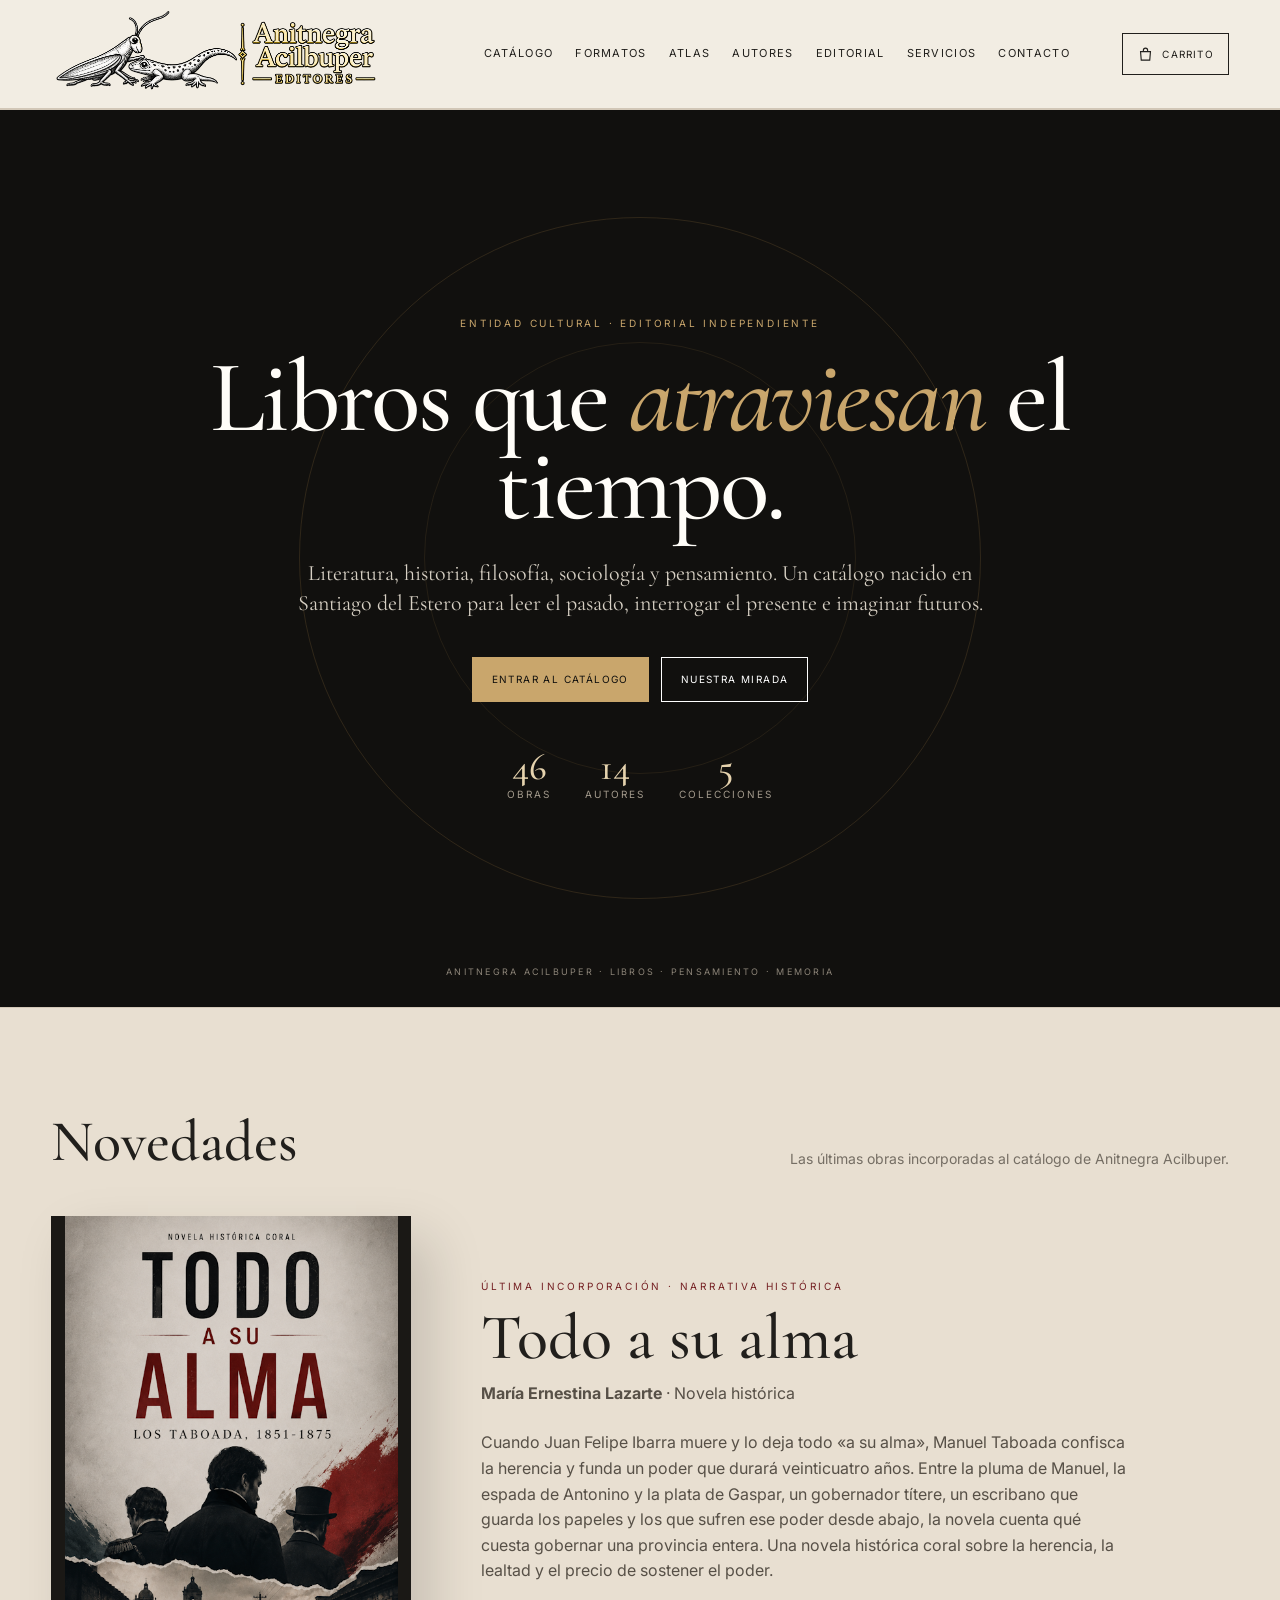
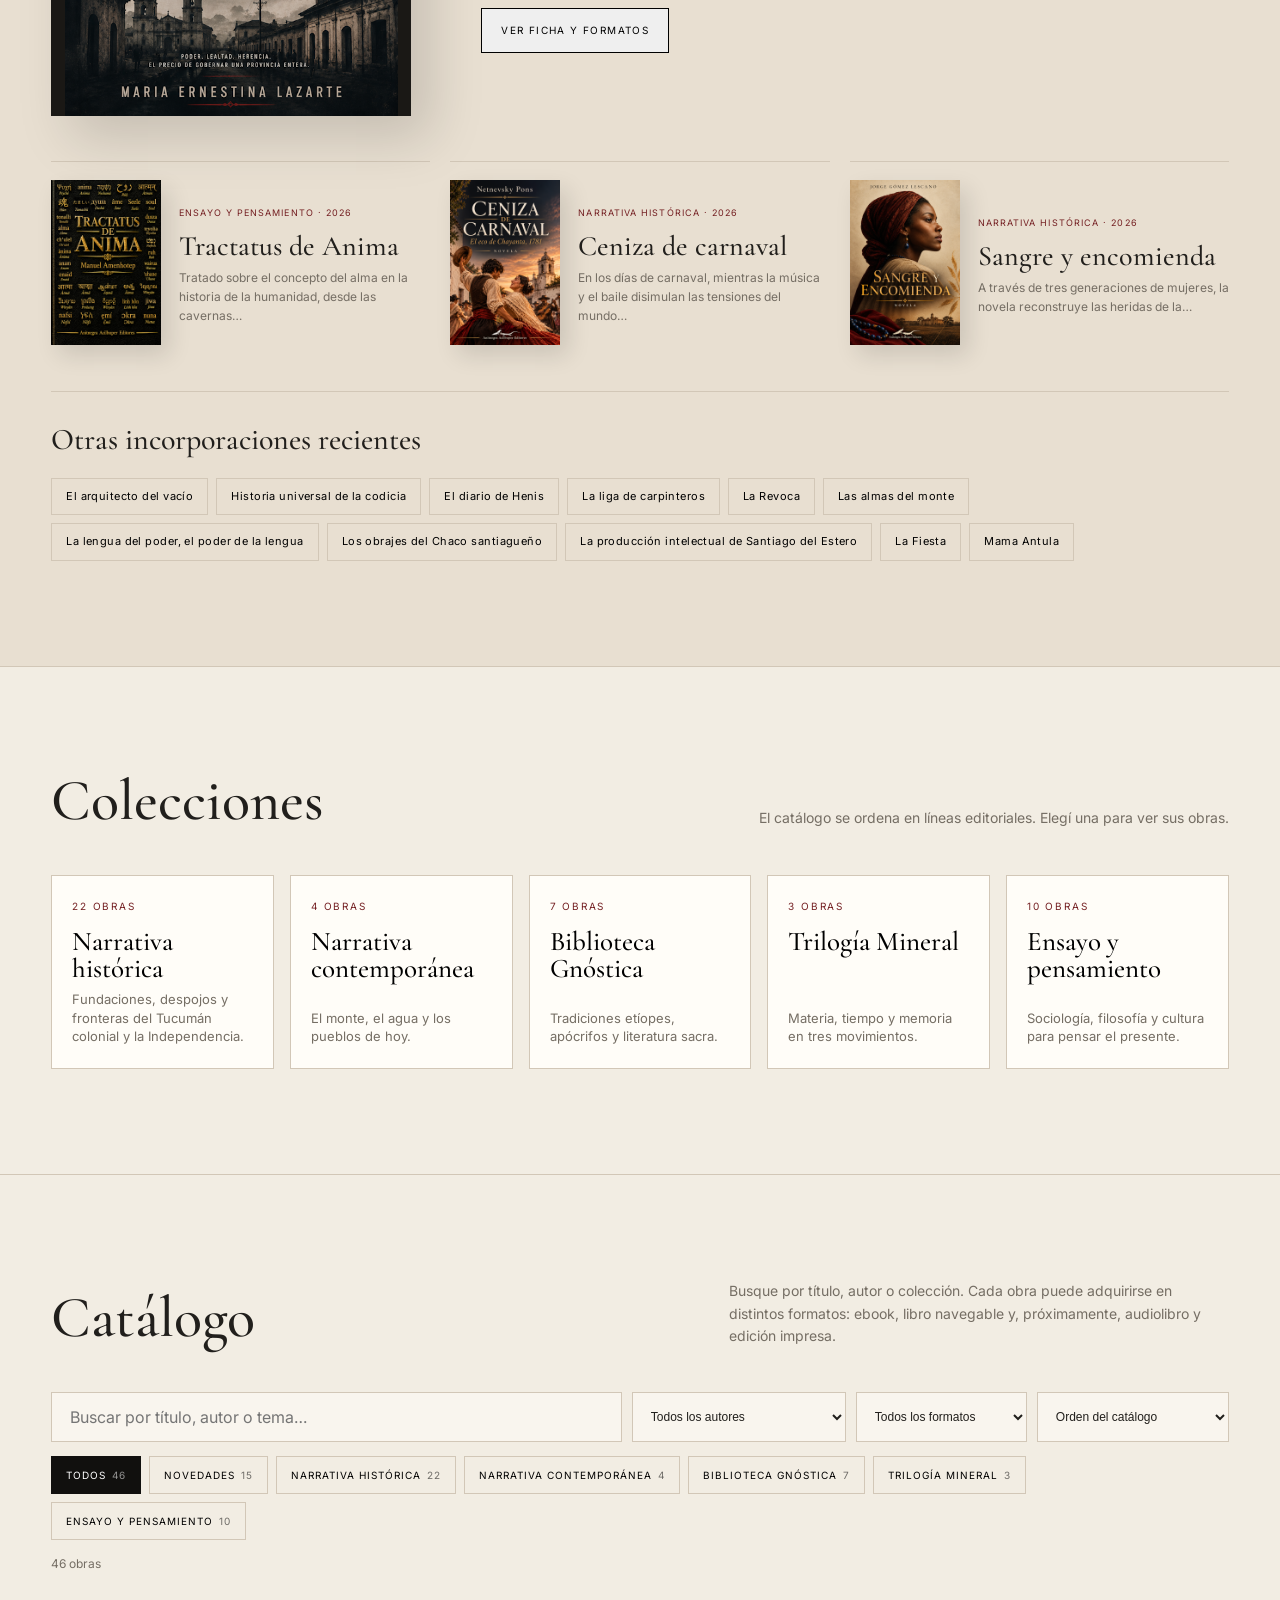
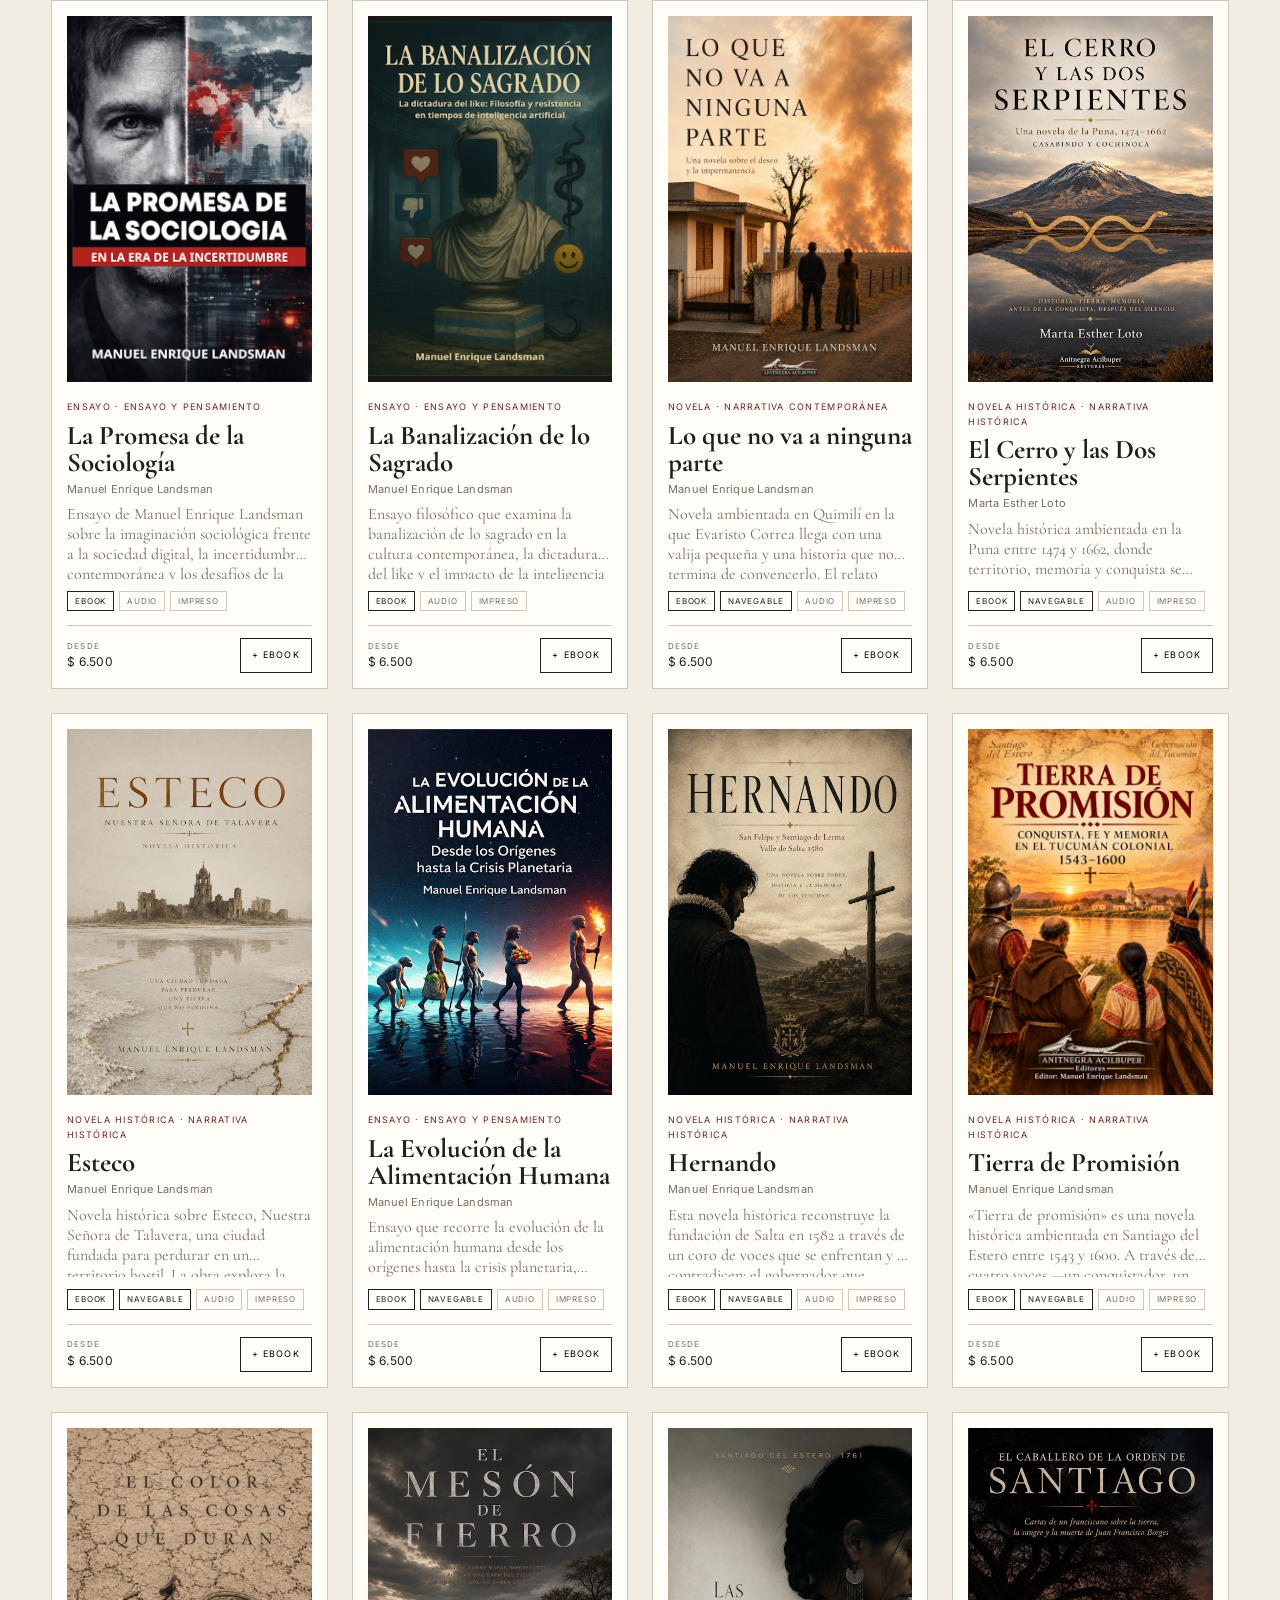
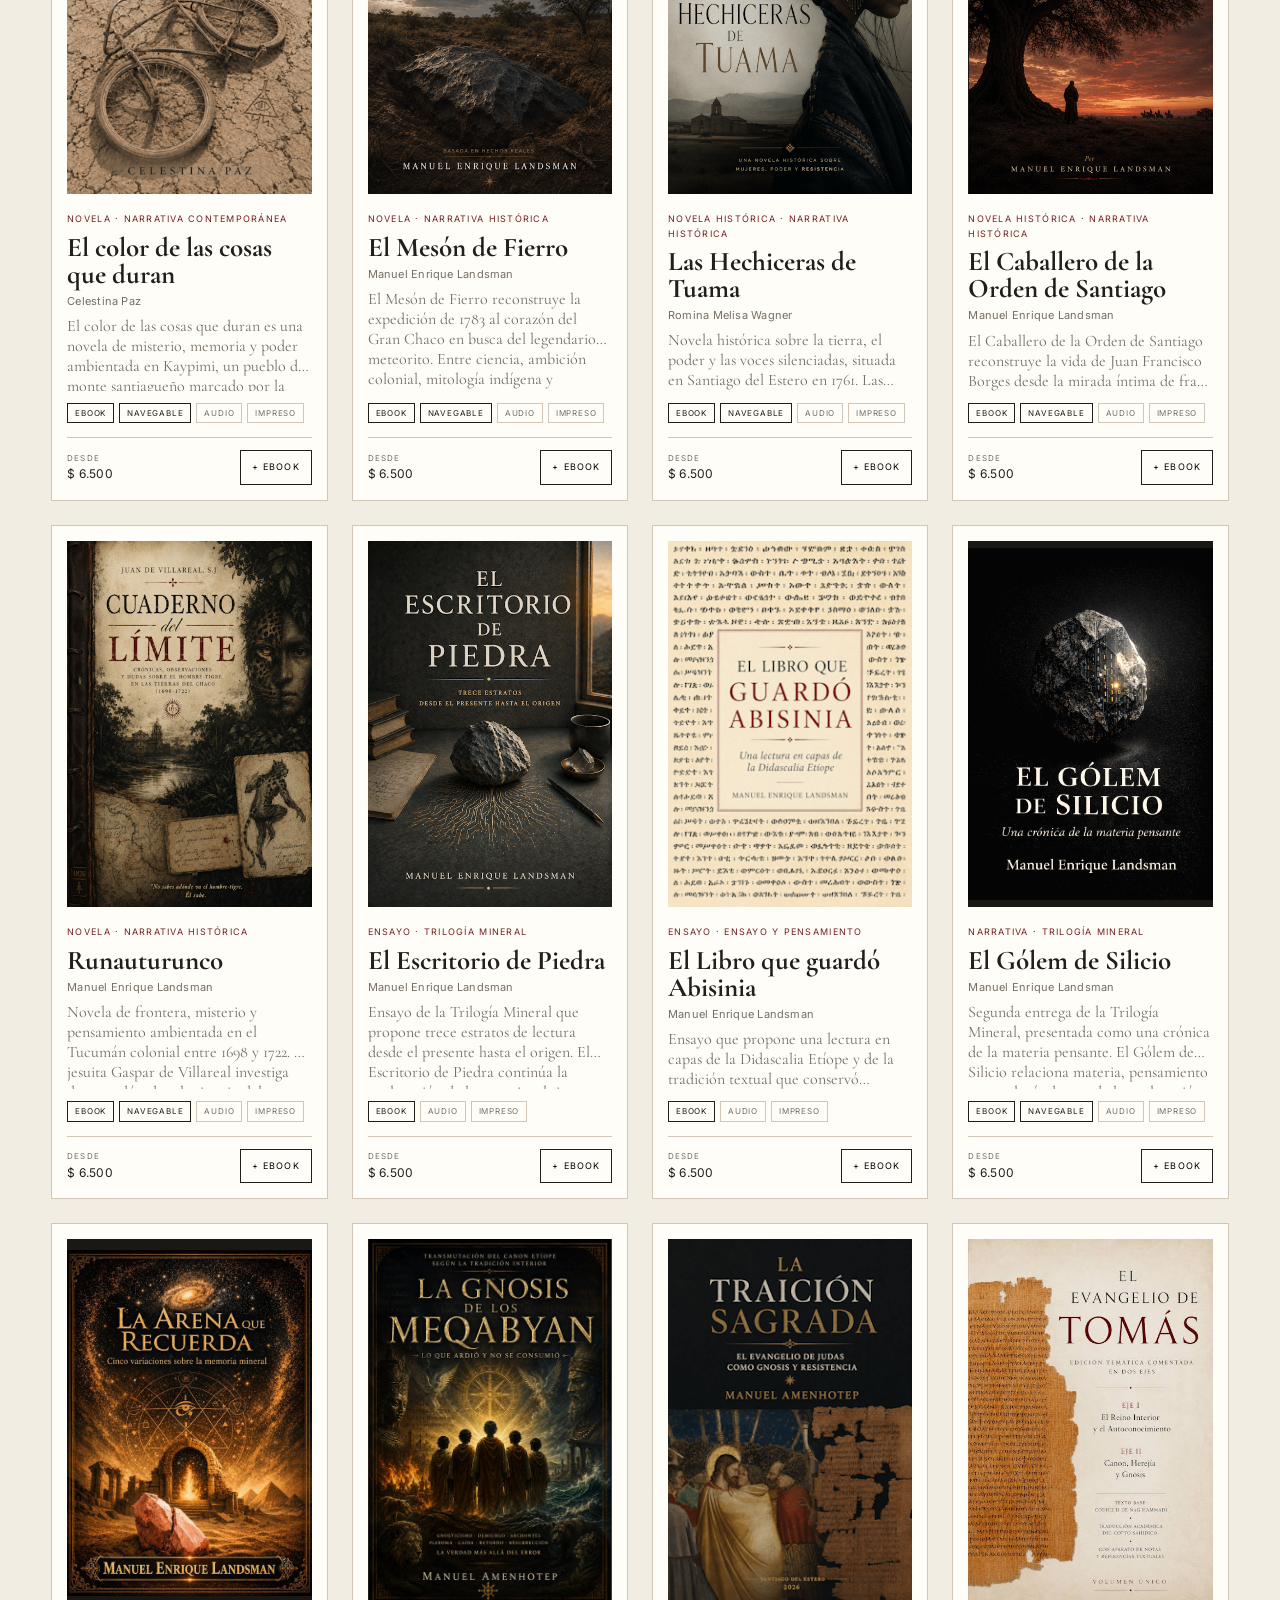
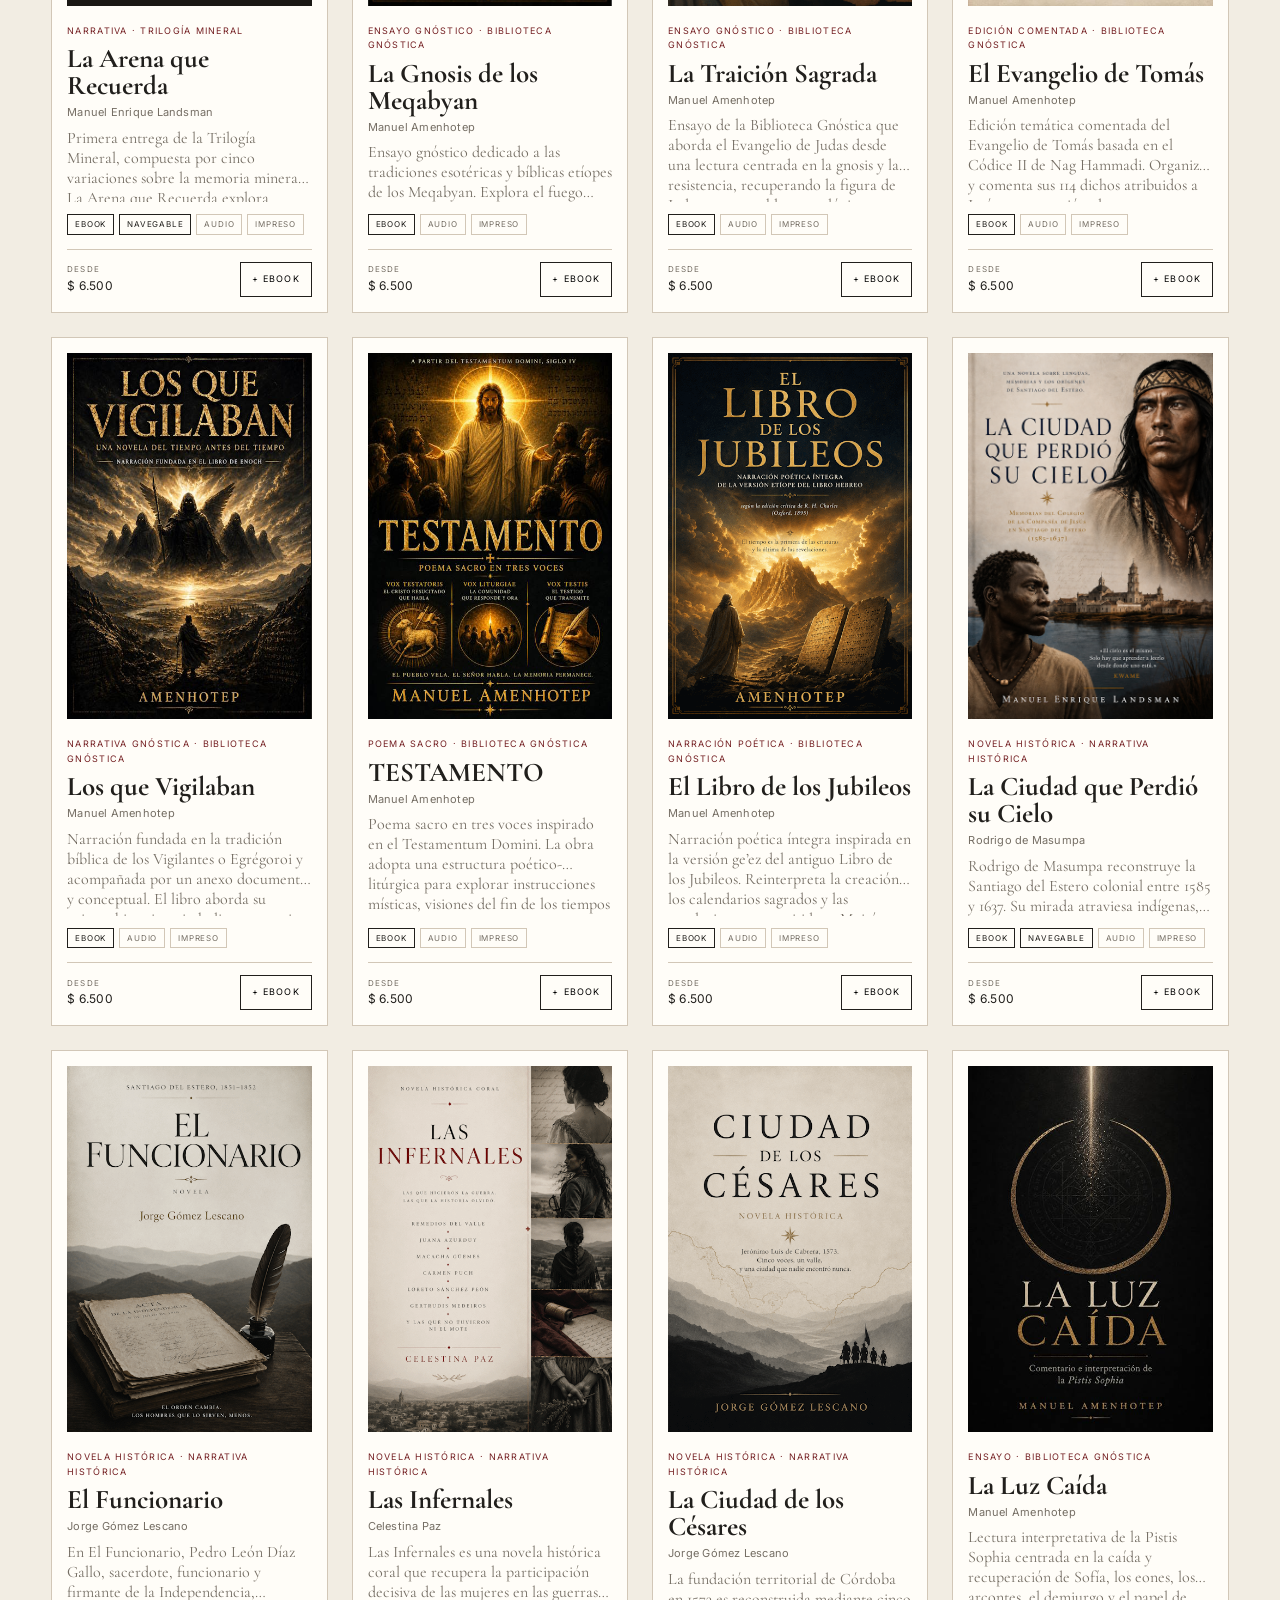
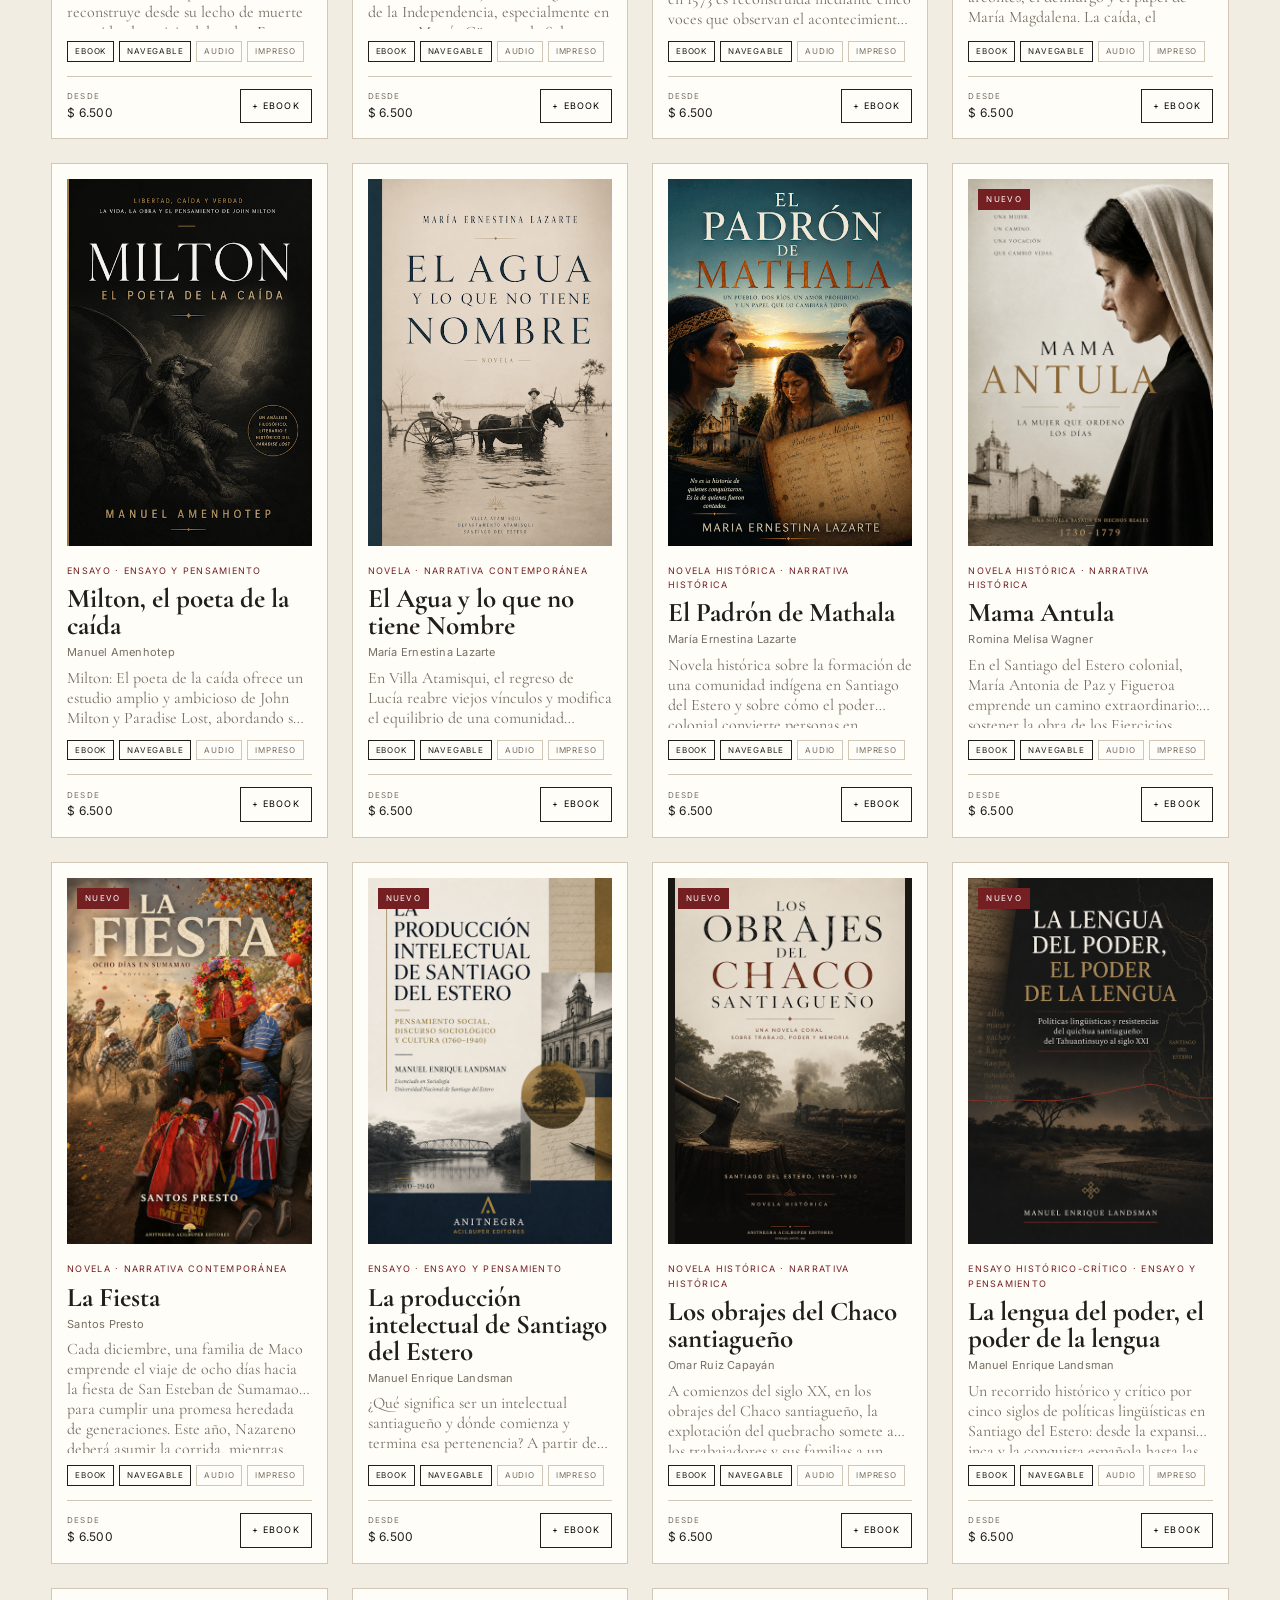
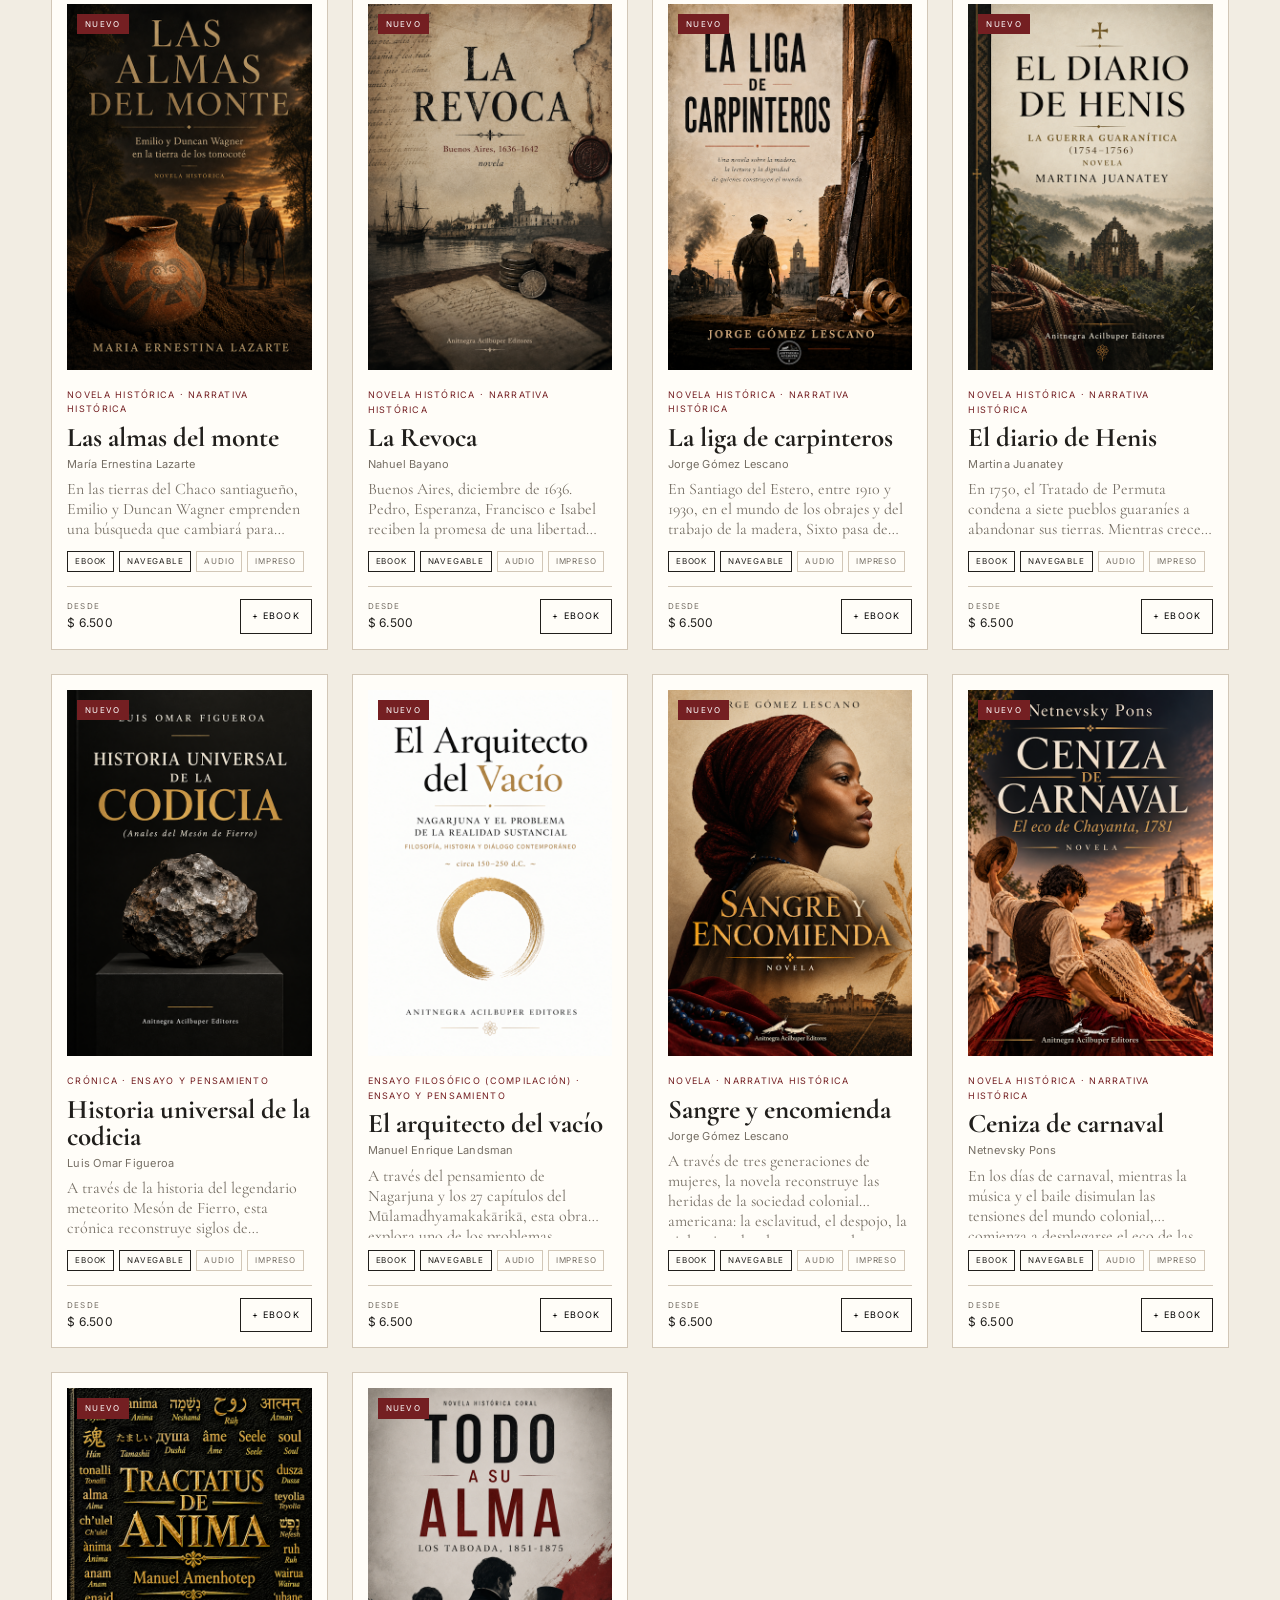
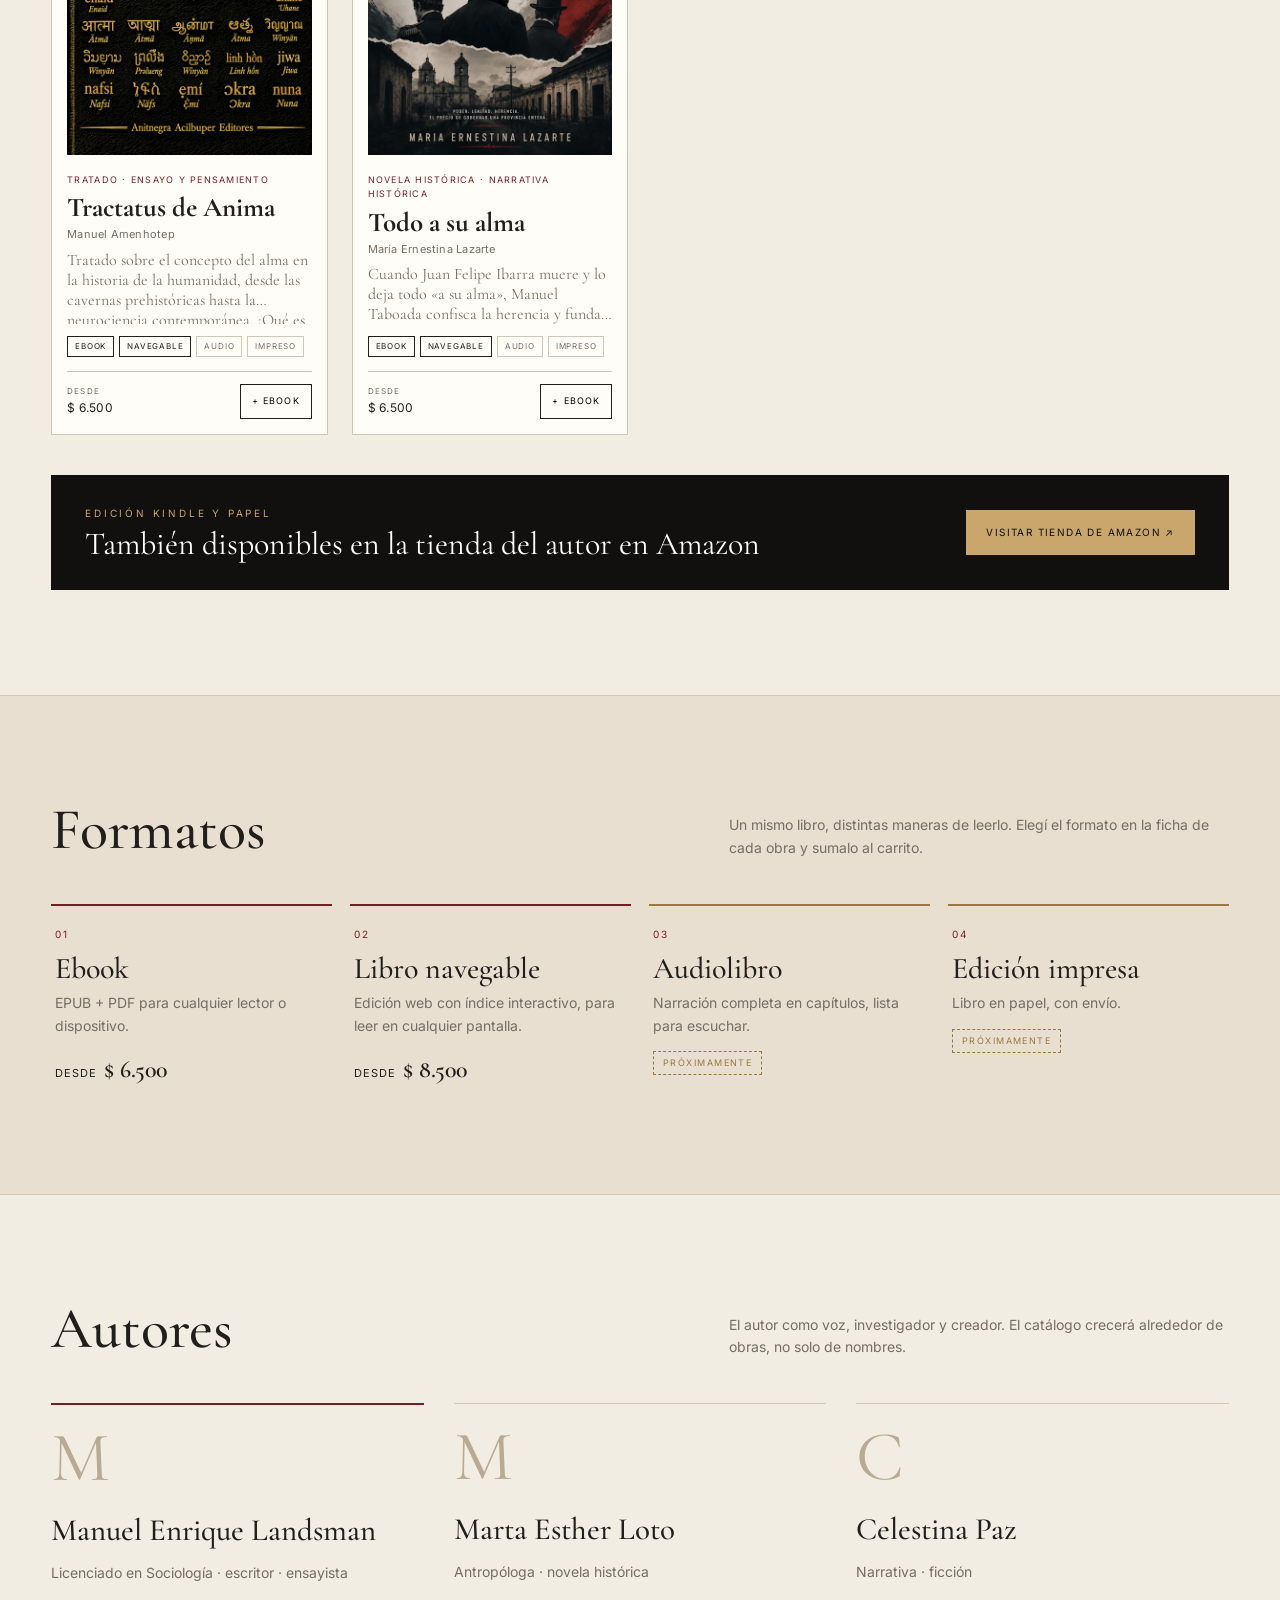
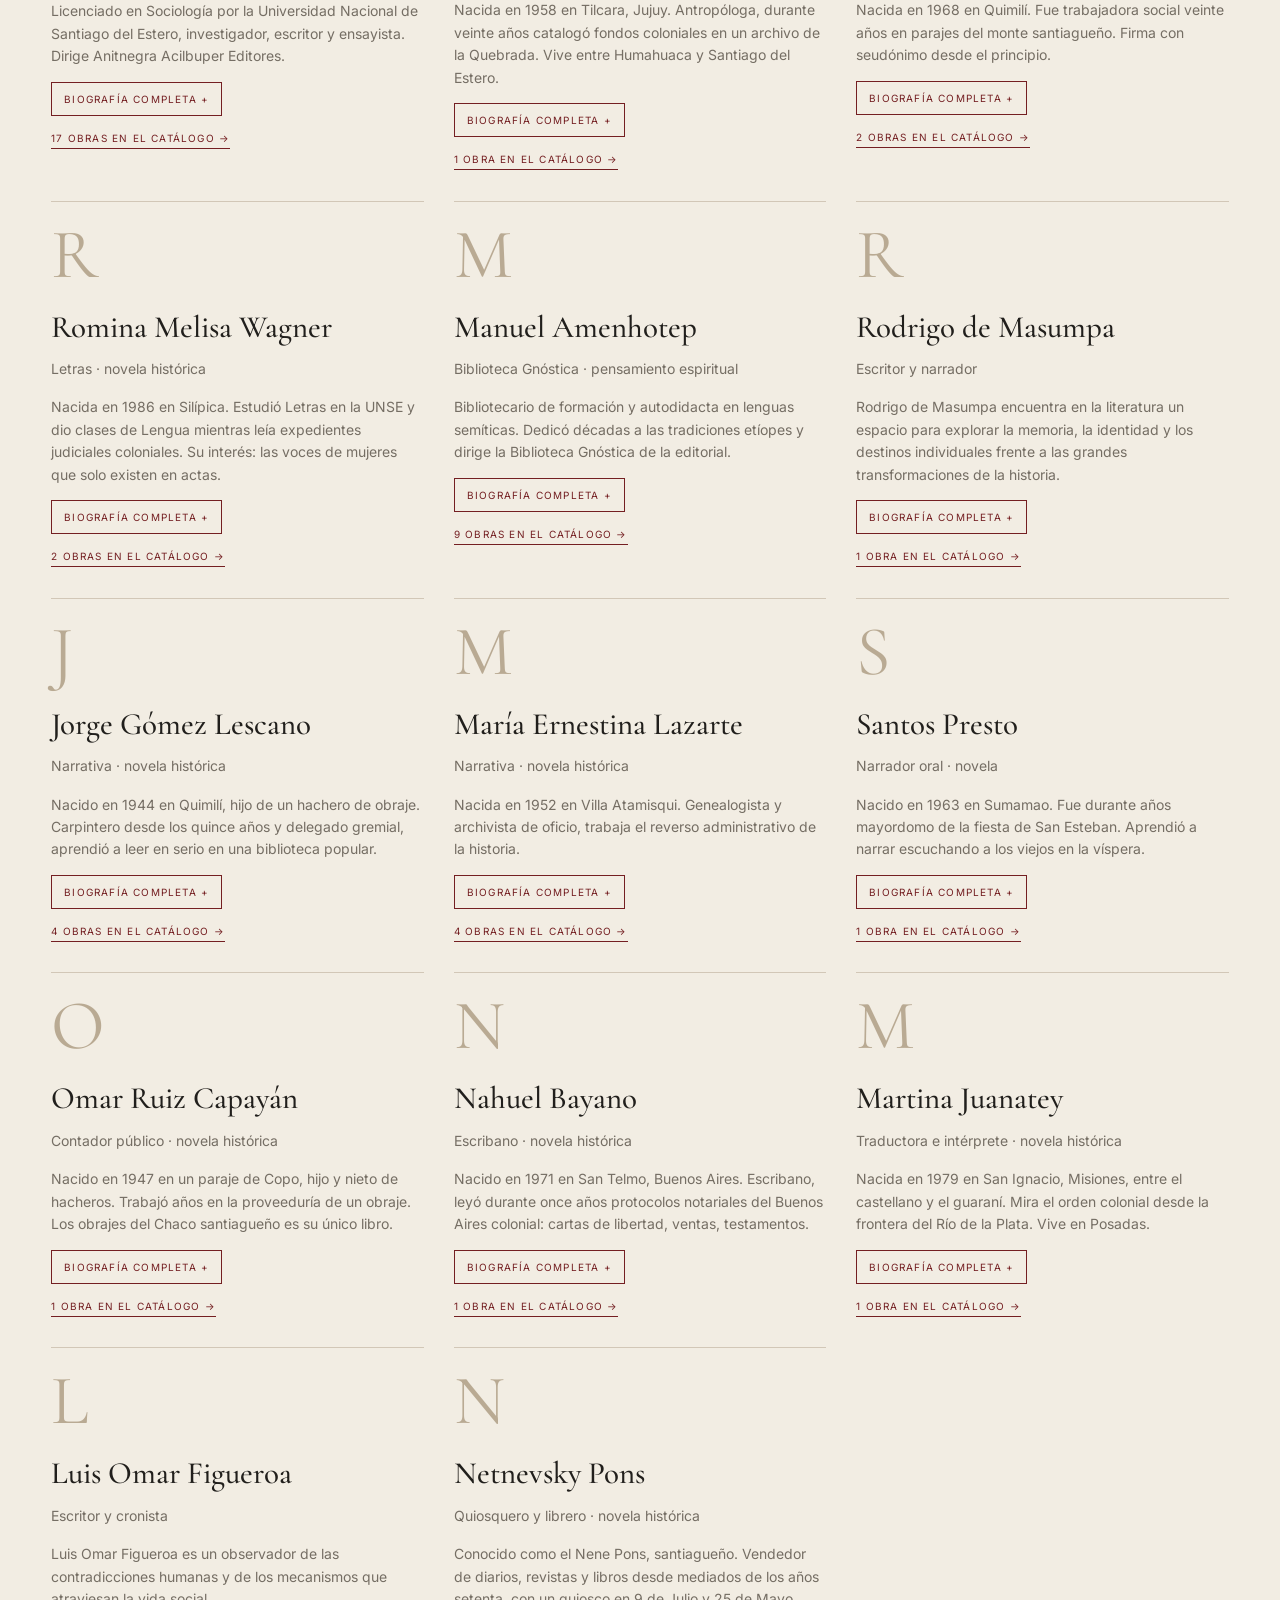
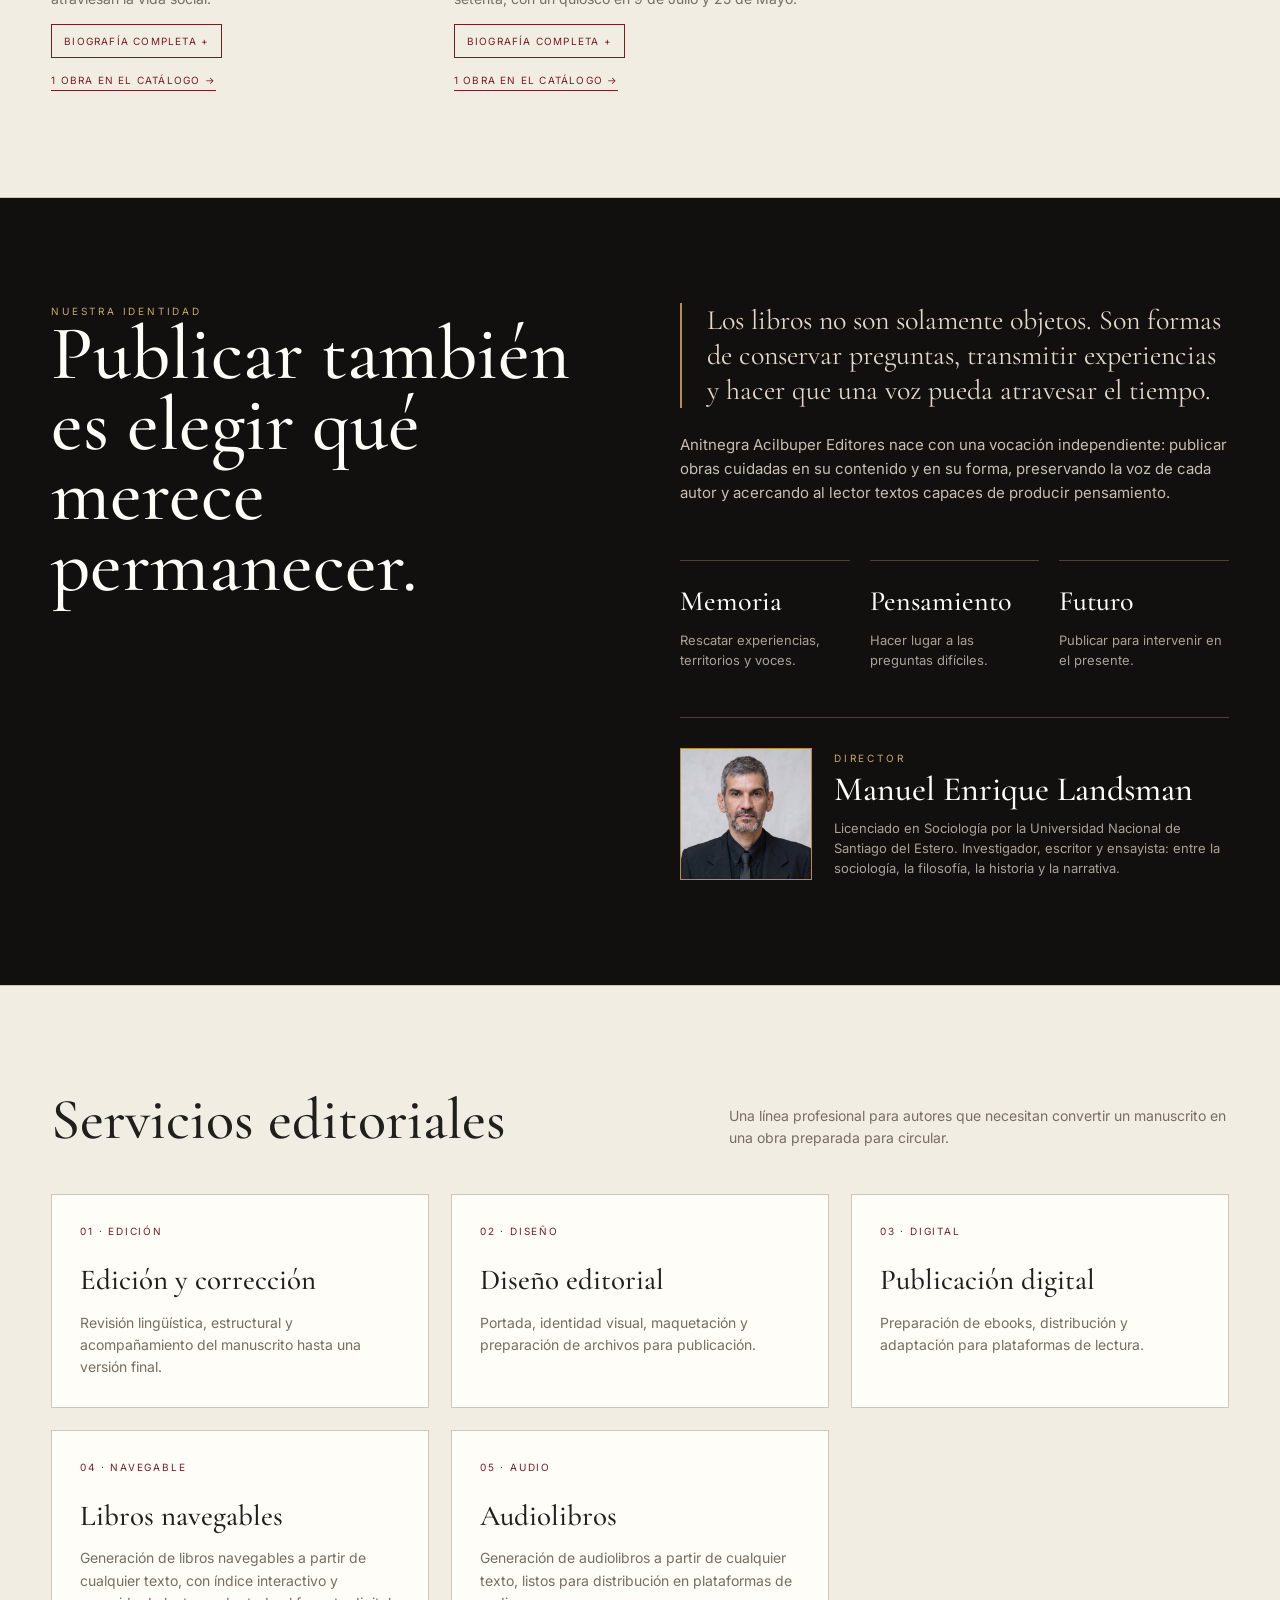
<file: index.html>
<!doctype html>
<html lang="es">
<head>
<meta charset="utf-8">
<meta name="viewport" content="width=device-width, initial-scale=1">
<meta name="description" content="Anitnegra Acilbuper Editores. Literatura, historia, filosofía, sociología y pensamiento.">
<meta name="theme-color" content="#11100e">
<title>Anitnegra Acilbuper Editores · Libros y formatos</title>
<style>
@import url('https://fonts.googleapis.com/css2?family=Cormorant+Garamond:wght@400;500;600;700&family=Inter:wght@400;500;600&display=swap');

:root {
  --black:#11100e; --ink:#211f1c; --paper:#f2ede3; --paper2:#e8dfd1;
  --white:#fffdf8; --red:#741f22; --gold:#9a7940; --muted:#756e64;
  --line:#d2c7b7; --max:1240px; --radius:2px;
}
*{box-sizing:border-box;margin:0;padding:0}
html{scroll-behavior:smooth;scroll-padding-top:170px}
body{font-family:Inter,Arial,sans-serif;background:var(--paper);color:var(--ink);line-height:1.6}
body.lock{overflow:hidden}
h1,h2,h3,h4,.serif{font-family:"Cormorant Garamond",Georgia,serif}
a{color:inherit;text-decoration:none}
button,input{font:inherit}
button{cursor:pointer}
.container{width:min(92%,var(--max));margin:auto}
.kicker{font-size:10px;text-transform:uppercase;letter-spacing:.28em;color:var(--red)}

header{position:sticky;top:0;z-index:50;background:rgba(242,237,227,.94);backdrop-filter:blur(14px);border-bottom:1px solid var(--line)}
.nav{height:160px;display:flex;align-items:center;justify-content:space-between;gap:30px}
.logo{width:540px;height:144px;object-fit:contain;object-position:left center}
nav ul{display:flex;list-style:none;gap:27px;font-size:11px;text-transform:uppercase;letter-spacing:.12em}
nav a{padding:8px 0;position:relative}
nav a:after{content:"";position:absolute;left:0;right:100%;bottom:2px;height:1px;background:var(--red);transition:.25s}
nav a:hover:after,nav a.active:after{right:0}
.menu{display:none;border:0;background:none;font-size:25px}

.hero{min-height:calc(100vh - 160px);display:grid;align-items:center;position:relative;overflow:hidden;background:var(--black);color:var(--white)}
.hero:before{content:"";position:absolute;width:680px;height:680px;border:1px solid rgba(154,121,64,.22);border-radius:50%;left:50%;top:50%;transform:translate(-50%,-50%)}
.hero:after{content:"";position:absolute;width:430px;height:430px;border:1px solid rgba(154,121,64,.14);border-radius:50%;left:50%;top:50%;transform:translate(-50%,-50%)}
.hero-inner{position:relative;z-index:1;text-align:center;padding:100px 0}
.hero .kicker{color:#c9a66c;margin-bottom:22px}
.hero h1{font-size:clamp(58px,8vw,112px);font-weight:500;line-height:.86;max-width:950px;margin:auto;letter-spacing:-.025em}
.hero h1 span{color:#c9a66c;font-style:italic}
.hero p{max-width:700px;margin:30px auto 0;color:#d7d0c4;font-family:"Cormorant Garamond",Georgia,serif;font-size:22px;line-height:1.35}
.hero-actions{margin-top:38px;display:flex;justify-content:center;gap:12px;flex-wrap:wrap}
.btn{display:inline-flex;align-items:center;justify-content:center;min-height:45px;padding:12px 19px;border:1px solid currentColor;font-size:10px;text-transform:uppercase;letter-spacing:.14em;transition:.2s}
.btn:hover{transform:translateY(-2px)}
.btn.light{color:#fff;background:transparent}
.btn.gold{color:var(--black);background:#c9a66c;border-color:#c9a66c}
.hero-mark{position:absolute;left:50%;bottom:27px;transform:translateX(-50%);font-size:9px;letter-spacing:.25em;text-transform:uppercase;color:#8c8478}

section{padding:105px 0;border-top:1px solid var(--line)}
.section-title{display:flex;justify-content:space-between;align-items:end;gap:40px;margin-bottom:45px}
.section-title h2{font-size:58px;font-weight:500;line-height:1}
.section-title p{max-width:500px;color:var(--muted);font-size:14px}

.novedad{background:var(--paper2)}
.feature{display:grid;grid-template-columns:360px 1fr;gap:70px;align-items:center}
.feature-cover{height:500px;box-shadow:20px 22px 50px rgba(0,0,0,.15)}
.feature-cover img{width:100%;height:100%;object-fit:cover}
.feature-copy .kicker{margin-bottom:14px}
.feature-copy h2{font-size:clamp(44px,5vw,70px);font-weight:500;line-height:.95}
.feature-copy p{margin-top:24px;max-width:650px;color:#575047}
.feature-quote{font-family:"Cormorant Garamond",Georgia,serif;font-size:25px;line-height:1.25;border-left:2px solid var(--red);padding-left:22px;margin:28px 0;color:var(--ink)}

.news-grid{display:grid;grid-template-columns:repeat(3,1fr);gap:20px;margin-top:45px}
.news-card{display:grid;grid-template-columns:110px 1fr;gap:18px;align-items:center;border-top:1px solid var(--line);padding-top:18px;cursor:pointer}
.news-card img{width:110px;height:165px;object-fit:cover;box-shadow:8px 10px 22px rgba(0,0,0,.12)}
.news-card span{font-size:9px;text-transform:uppercase;letter-spacing:.12em;color:var(--red)}
.news-card h3{font-family:"Cormorant Garamond",Georgia,serif;font-size:28px;font-weight:500;line-height:1;margin:8px 0}
.news-card p{font-size:12px;color:var(--muted)}
@media (max-width:900px){.news-grid{grid-template-columns:1fr}.feature{grid-template-columns:280px 1fr;gap:35px}}
@media (max-width:650px){.news-card{grid-template-columns:90px 1fr}.news-card img{width:90px;height:135px}.feature{grid-template-columns:1fr}.feature-cover{height:420px}}
.catalog-tools{display:grid;grid-template-columns:1fr auto;gap:20px;margin-bottom:30px}
.search{position:relative}
.search input{width:100%;height:50px;padding:0 18px;border:1px solid var(--line);background:rgba(255,253,248,.55);outline:none}
.search input:focus{border-color:var(--red)}
.filters{display:flex;gap:8px;flex-wrap:wrap;justify-content:flex-end}
.filter{border:1px solid var(--line);background:transparent;padding:0 14px;height:50px;font-size:10px;text-transform:uppercase;letter-spacing:.1em}
.filter.active,.filter:hover{background:var(--black);color:#fff;border-color:var(--black)}
.catalog{display:grid;grid-template-columns:repeat(4,1fr);gap:24px}
.book{background:var(--white);border:1px solid var(--line);padding:15px;transition:.25s;cursor:pointer}
.book:hover{transform:translateY(-6px);box-shadow:0 18px 40px rgba(0,0,0,.08)}
.cover{aspect-ratio:2/3;height:auto;position:relative;overflow:hidden;margin-bottom:18px;background:#24211e;color:#f5ecdf}
.cover img{width:100%;height:100%;object-fit:cover;display:block}
.cover.typographic-gnostic{background:linear-gradient(145deg,#17140f,#4b3a20);color:#f3ead8;min-height:100%;padding:20px;display:flex;flex-direction:column;justify-content:space-between;text-align:center;box-sizing:border-box}.cover.typographic-gnostic .cover-meta{font-size:9px;letter-spacing:1.5px;text-transform:uppercase;opacity:.8}.cover.typographic-gnostic .cover-title{font-family:"Cormorant Garamond",Georgia,serif;font-size:26px;line-height:1.02}.cover.typographic-gnostic .cover-author{font-size:10px;letter-spacing:1px;text-transform:uppercase;opacity:.85}
.cover.typographic{padding:25px;display:flex;align-items:flex-end;background:linear-gradient(145deg,#26221f,#665746)}
.cover.typographic:before{content:"";position:absolute;inset:14px;border:1px solid rgba(255,255,255,.25)}
.cover.typographic .cover-meta{position:absolute;top:28px;left:28px;font-size:7px;letter-spacing:.22em;text-transform:uppercase;opacity:.8}
.cover.typographic .cover-title{position:relative;z-index:1;font-family:"Cormorant Garamond",Georgia,serif;font-size:31px;line-height:.92;letter-spacing:-.01em}
.cover.typographic .cover-author{position:absolute;bottom:28px;right:28px;font-size:7px;letter-spacing:.15em;text-transform:uppercase;opacity:.8}
.cover.food{background:linear-gradient(145deg,#39402d,#a07c48)}

.book small{font-size:9px;text-transform:uppercase;letter-spacing:.14em;color:var(--red)}
.book h3{font-size:27px;line-height:1;margin:7px 0}
.book p{font-family:"Cormorant Garamond",Georgia,serif;font-size:18px;color:var(--muted);line-height:1.25}
.book-foot{margin-top:16px;display:flex;justify-content:space-between;align-items:center;font-size:9px;text-transform:uppercase;letter-spacing:.08em;color:var(--muted)}
.book-foot strong{color:var(--ink);font-weight:500}

.authors{display:grid;grid-template-columns:repeat(3,1fr);gap:30px}
.author{border-top:1px solid var(--line);padding-top:25px}
.author:first-child{border-top:2px solid var(--red)}
.author .initial{font-family:"Cormorant Garamond",Georgia,serif;font-size:70px;line-height:.8;color:#b9aa93}
.author h3{font-size:31px;font-weight:500;margin-top:20px}
.author p{color:var(--muted);font-size:14px;margin-top:6px}
.author .bio{margin-top:16px;line-height:1.6}

.editorial{background:var(--black);color:var(--white)}
.editorial-grid{display:grid;grid-template-columns:1fr 1fr;gap:80px}
.editorial h2{font-size:clamp(48px,6vw,78px);font-weight:500;line-height:.92}
.editorial .manifesto{font-family:"Cormorant Garamond",Georgia,serif;font-size:28px;line-height:1.25;color:#e2d9ca;border-left:2px solid #b88c4b;padding-left:25px}
.editorial-copy{color:#c6bfb5;margin-top:25px;font-size:15px}
.pillars{display:grid;grid-template-columns:repeat(3,1fr);gap:20px;margin-top:55px}
.pillar{border-top:1px solid #48433c;padding-top:18px}
.pillar b{font-family:"Cormorant Garamond",Georgia,serif;font-size:28px;font-weight:500}
.pillar p{font-size:13px;color:#a9a299;margin-top:6px}

.services{display:grid;grid-template-columns:repeat(3,1fr);gap:22px}
.service{background:var(--white);border:1px solid var(--line);padding:28px}
.service .num{font-size:10px;color:var(--red);letter-spacing:.18em}
.service h3{font-size:29px;font-weight:500;margin:18px 0 8px}
.service p{font-size:14px;color:var(--muted)}

.contact{display:grid;grid-template-columns:1fr 1fr;gap:60px}
.contact-copy h2{font-size:65px;line-height:.9;font-weight:500}
.contact-copy p{margin-top:22px;color:var(--muted);max-width:500px}
.contact-form{display:grid;gap:13px}
.contact-form input,.contact-form textarea{width:100%;border:1px solid var(--line);background:transparent;padding:14px 15px;outline:none}
.contact-form textarea{min-height:150px;resize:vertical}
.contact-form input:focus,.contact-form textarea:focus{border-color:var(--red)}

footer{background:#0b0a09;color:#aaa29a;padding:38px 0}
.footer{display:flex;justify-content:space-between;gap:25px;font-size:10px;text-transform:uppercase;letter-spacing:.1em}
.footer-social a:hover{text-decoration:underline}

.modal{position:fixed;inset:0;z-index:100;background:rgba(10,9,8,.78);display:none;align-items:center;justify-content:center;padding:25px}
.modal.open{display:flex}
.modal-box{width:min(980px,100%);max-height:90vh;overflow:auto;background:var(--paper);display:grid;grid-template-columns:300px 1fr;position:relative}
.modal-cover{min-height:470px}
.modal-cover img{width:100%;height:100%;object-fit:cover}
.modal-body{padding:45px}
.modal-close{position:absolute;right:12px;top:12px;width:40px;height:40px;border:0;background:var(--black);color:#fff;font-size:22px}
.modal-body h2{font-size:52px;line-height:.92;font-weight:500}
.modal-body .meta{font-size:10px;text-transform:uppercase;letter-spacing:.14em;color:var(--red);margin:13px 0 22px}
.modal-body p{color:#5f574f}
.modal-body blockquote{font-family:"Cormorant Garamond",Georgia,serif;font-size:25px;line-height:1.25;border-left:2px solid var(--red);padding-left:20px;margin:26px 0}
.modal-actions{display:flex;gap:10px;flex-wrap:wrap;margin-top:25px}
.modal-actions a{border:1px solid var(--black);padding:12px 16px;font-size:10px;text-transform:uppercase;letter-spacing:.1em}

.toast{position:fixed;right:20px;bottom:20px;background:var(--black);color:#fff;padding:15px 18px;font-size:12px;display:none;z-index:120}
.toast.show{display:block}

.reveal{opacity:0;transform:translateY(18px);transition:.65s}
.reveal.visible{opacity:1;transform:none}

@media(max-width:1000px){
  .catalog{grid-template-columns:repeat(2,1fr)}
  .feature{grid-template-columns:280px 1fr;gap:40px}
  .feature-cover{height:400px}
}
@media(max-width:800px){
  .nav{height:130px}
  .logo{width:450px;height:120px}
  .menu{display:block}
  nav{display:none}
  nav.open{display:block;position:absolute;top:130px;left:0;right:0;background:var(--paper);border-bottom:1px solid var(--line)}
  nav.open ul{display:flex;flex-direction:column;padding:15px 5%;gap:0}
  nav.open a{display:block;padding:14px 0}
  .hero{min-height:calc(100svh - 130px)}
  .feature,.editorial-grid,.contact{grid-template-columns:1fr}
  .feature-cover{height:470px;max-width:330px}
  .authors,.services{grid-template-columns:1fr}
  .catalog-tools{grid-template-columns:1fr}
  .filters{justify-content:flex-start}
  .modal-box{grid-template-columns:1fr}
  .modal-cover{height:360px;min-height:0}
}
@media(max-width:540px){
  section{padding:75px 0}
  .hero h1{font-size:56px}
  .hero p{font-size:19px}
  .section-title{display:block}
  .section-title h2{margin-bottom:12px;font-size:48px}
  .catalog{grid-template-columns:1fr}
  .contact-copy h2{font-size:53px}
  .footer{display:block}
  .footer>*{margin-bottom:12px}
  .modal-body{padding:30px 24px}
  .modal-body h2{font-size:43px}
}

/* ===== Ajustes específicos para móviles ===== */
@media (max-width: 540px){
  html{scroll-padding-top:86px}
  .container{width:min(94%,var(--max))}
  header{position:sticky}
  .nav{height:82px;gap:12px}
  .logo{width:min(78vw,330px);height:68px;max-width:calc(100% - 52px)}
  .menu{display:flex;align-items:center;justify-content:center;width:42px;height:42px;flex:0 0 42px;font-size:26px}
  nav.open{top:82px}
  nav.open ul{padding:8px 6% 14px}
  nav.open a{padding:13px 0;font-size:11px}

  .hero{min-height:calc(100svh - 82px)}
  .hero-inner{padding:72px 0 90px}
  .hero h1{font-size:clamp(46px,14vw,60px);line-height:.9}
  .hero p{font-size:19px;max-width:34rem}
  .hero-actions{margin-top:30px;flex-direction:column;align-items:stretch;padding:0 8px}
  .hero-actions .btn{width:100%}
  .hero:before{width:105vw;height:105vw}
  .hero:after{width:72vw;height:72vw}
  .hero-mark{width:90%;text-align:center;bottom:18px;font-size:8px;line-height:1.3}

  section{padding:68px 0}
  .section-title{margin-bottom:32px}
  .section-title h2{font-size:45px}
  .section-title p{font-size:13px}

  .feature{gap:30px}
  .feature-cover{height:auto;aspect-ratio:2/3;width:min(82vw,330px);margin:0 auto}
  .feature-copy h2{font-size:clamp(42px,11vw,58px)}
  .feature-copy p{font-size:14px}
  .feature-quote{font-size:23px;padding-left:16px}
  .feature-copy .btn{width:100%}

  .news-grid{gap:28px}
  .news-card{grid-template-columns:78px minmax(0,1fr);gap:14px}
  .news-card img{width:78px;height:117px}
  .news-card h3{font-size:24px}
  .news-card p{font-size:11px}
  .news-card span{font-size:8px}

  .catalog-tools{gap:12px}
  .filters{display:grid;grid-template-columns:repeat(2,minmax(0,1fr));width:100%;gap:7px}
  .filter{width:100%;padding:0 7px;font-size:8px;letter-spacing:.06em}
  .catalog{gap:18px}
  .book{padding:12px}
  .book h3{font-size:25px}
  .book p{font-size:17px}
  .book-foot{font-size:8px}
  .cover{margin-bottom:14px}

  .authors,.services{gap:25px}
  .author h3{font-size:28px}
  .author p{font-size:13px}
  .service{padding:23px}
  .service h3{font-size:27px}

  .editorial-grid{gap:40px}
  .editorial h2{font-size:clamp(44px,12vw,62px)}
  .editorial .manifesto{font-size:24px;padding-left:18px}
  .pillars{grid-template-columns:1fr;gap:22px;margin-top:38px}

  .contact{gap:38px}
  .contact-copy h2{font-size:clamp(46px,13vw,60px)}
  .contact-form input,.contact-form textarea{font-size:16px} /* evita zoom automático en iOS */
  .contact-form .btn{width:100%}

  #amazon-store{padding:24px 20px!important}
  #amazon-store > div:first-child > div:last-child{font-size:27px!important}
  #amazon-store .btn{width:100%}

  .footer{font-size:8px;line-height:1.5}

  .modal{padding:10px}
  .modal-box{width:100%;max-height:calc(100svh - 20px);display:block}
  .modal-cover{height:min(52svh,360px)}
  .modal-body{padding:26px 20px 24px}
  .modal-body h2{font-size:39px}
  .modal-body .meta{font-size:8px;line-height:1.5}
  .modal-body p{font-size:14px}
  .modal-body blockquote{font-size:22px;padding-left:15px}
  .modal-actions a{display:block;width:100%;text-align:center}
  .modal-close{right:8px;top:8px;width:38px;height:38px;z-index:2}

  .toast{left:12px;right:12px;bottom:12px;text-align:center}
}
@media (max-width:360px){
  .logo{width:73vw}
  .hero h1{font-size:44px}
  .filters{grid-template-columns:1fr}
  .news-card{grid-template-columns:68px minmax(0,1fr)}
  .news-card img{width:68px;height:102px}
  .news-card h3{font-size:22px}
}

@media(prefers-reduced-motion:reduce){*,*:before,*:after{scroll-behavior:auto!important;transition:none!important}.reveal{opacity:1;transform:none}}

.catalog-order-note{margin:-18px 0 24px;color:var(--muted);font-size:14px;letter-spacing:.02em}
@media(max-width:540px){.catalog-order-note{margin:-10px 0 20px;font-size:13px;line-height:1.5}}
</style>
<link rel="stylesheet" href="css/shop.css">
</head>
<body>

<header>
  <div class="container nav">
    <a href="#inicio" aria-label="Anitnegra Acilbuper Editores"><img class="logo" src="assets/logo.png" alt="Anitnegra Acilbuper Editores" onerror="this.replaceWith(Object.assign(document.createElement('span'),{className:'logo-text',textContent:'Anitnegra Acilbuper Editores'}))"></a>
    <nav id="nav">
      <ul>
        <li><a href="#catalogo">Catálogo</a></li>
        <li><a href="#formatos">Formatos</a></li>
        <li><a href="atlas.html">Atlas</a></li>
        <li><a href="#autores">Autores</a></li>
        <li><a href="#editorial">Editorial</a></li>
        <li><a href="#servicios">Servicios</a></li>
        <li><a href="#contacto">Contacto</a></li>
      </ul>
    </nav>
    <div class="nav-right">
      <button class="cart-btn" id="cartBtn" aria-label="Abrir carrito"><svg viewBox="0 0 24 24" fill="none" stroke="currentColor" stroke-width="1.6" aria-hidden="true"><path d="M5 8h14l-1 12H6L5 8z"/><path d="M9 8V6a3 3 0 0 1 6 0v2"/></svg><span class="lbl">Carrito</span><span class="cart-count" hidden>0</span></button>
      <button class="menu" aria-label="Abrir menú" aria-expanded="false" onclick="toggleMenu()">☰</button>
    </div>
  </div>
</header>

<main>
<section class="hero" id="inicio">
  <div class="container hero-inner reveal">
    <div class="kicker">Entidad cultural · Editorial independiente</div>
    <h1>Libros que <span>atraviesan</span> el tiempo.</h1>
    <p>Literatura, historia, filosofía, sociología y pensamiento. Un catálogo nacido en Santiago del Estero para leer el pasado, interrogar el presente e imaginar futuros.</p>
    <div class="hero-actions">
      <a class="btn gold" href="#catalogo">Entrar al catálogo</a>
      <a class="btn light" href="#editorial">Nuestra mirada</a>
    </div>
    <div class="hero-stats" id="heroStats"></div>
  </div>
  <div class="hero-mark">Anitnegra Acilbuper · libros · pensamiento · memoria</div>
</section>

<section id="novedades" class="novedad">
  <div class="container">
    <div class="section-title reveal">
      <h2>Novedades</h2>
      <p>Las últimas obras incorporadas al catálogo de Anitnegra Acilbuper.</p>
    </div>
    <div class="feature reveal" id="featureNew"></div>
    <div class="news-grid reveal" id="newsGrid"></div>
    <div class="nuevas reveal">
      <h3>Otras incorporaciones recientes</h3>
      <div class="chips" id="newChips"></div>
    </div>
  </div>
</section>

<section id="colecciones">
  <div class="container">
    <div class="section-title reveal">
      <h2>Colecciones</h2>
      <p>El catálogo se ordena en líneas editoriales. Elegí una para ver sus obras.</p>
    </div>
    <div class="collections reveal" id="collections"></div>
  </div>
</section>

<section id="catalogo">
  <div class="container">
    <div class="section-title reveal">
      <h2>Catálogo</h2>
      <p>Busque por título, autor o colección. Cada obra puede adquirirse en distintos formatos: ebook, libro navegable y, próximamente, audiolibro y edición impresa.</p>
    </div>
    <div class="cat-tools reveal">
      <div class="cat-row">
        <div class="search"><input id="search" type="search" placeholder="Buscar por título, autor o tema…" aria-label="Buscar en el catálogo"></div>
        <select id="selAuthor" aria-label="Filtrar por autor"></select>
        <select id="selFormat" aria-label="Filtrar por formato"></select>
        <select id="selSort" aria-label="Ordenar">
          <option value="order">Orden del catálogo</option>
          <option value="az">Título A–Z</option>
          <option value="author">Autor</option>
          <option value="price">Precio: menor a mayor</option>
        </select>
      </div>
      <div class="chips" id="chips" role="group" aria-label="Colecciones"></div>
      <div class="cat-count" id="catCount" aria-live="polite"></div>
    </div>
    <div class="catalog" id="catalog"></div>
    <div class="store-band">
      <div><div class="kicker">Edición Kindle y papel</div><div class="t">También disponibles en la tienda del autor en Amazon</div></div>
      <a class="btn gold" href="https://www.amazon.com/stores/author/B0F9LKR4P5/allbooks?_encoding=UTF8&ref_=aufs_ap_ahdr_dsk_ab&ccs_id=b13940e7-952f-49e1-b8d2-03c133b6d672" target="_blank" rel="noopener noreferrer">Visitar tienda de Amazon ↗</a>
    </div>
  </div>
</section>

<section id="formatos" class="novedad">
  <div class="container">
    <div class="section-title reveal">
      <h2>Formatos</h2>
      <p>Un mismo libro, distintas maneras de leerlo. Elegí el formato en la ficha de cada obra y sumalo al carrito.</p>
    </div>
    <div class="formats reveal" id="formats"></div>
  </div>
</section>

<section id="autores">
  <div class="container">
    <div class="section-title reveal">
      <h2>Autores</h2>
      <p>El autor como voz, investigador y creador. El catálogo crecerá alrededor de obras, no solo de nombres.</p>
    </div>
    <div class="authors" id="authors"></div>
  </div>
</section>

<section id="editorial" class="editorial">
  <div class="container editorial-grid">
    <div class="reveal">
      <div class="kicker" style="color:#c9a66c">Nuestra identidad</div>
      <h2>Publicar también es elegir qué merece permanecer.</h2>
    </div>
    <div class="reveal">
      <div class="manifesto">Los libros no son solamente objetos. Son formas de conservar preguntas, transmitir experiencias y hacer que una voz pueda atravesar el tiempo.</div>
      <p class="editorial-copy">Anitnegra Acilbuper Editores nace con una vocación independiente: publicar obras cuidadas en su contenido y en su forma, preservando la voz de cada autor y acercando al lector textos capaces de producir pensamiento.</p>
      <div class="pillars">
        <div class="pillar"><b>Memoria</b><p>Rescatar experiencias, territorios y voces.</p></div>
        <div class="pillar"><b>Pensamiento</b><p>Hacer lugar a las preguntas difíciles.</p></div>
        <div class="pillar"><b>Futuro</b><p>Publicar para intervenir en el presente.</p></div>
      </div>
      <div class="director">
        <div class="director-photo"><span>ML</span><img src="assets/director.jpg" alt="Manuel Enrique Landsman, director" onerror="this.remove()"></div>
        <div><div class="role">Director</div><h3>Manuel Enrique Landsman</h3><p class="dbio">Licenciado en Sociología por la Universidad Nacional de Santiago del Estero. Investigador, escritor y ensayista: entre la sociología, la filosofía, la historia y la narrativa.</p></div>
      </div>
    </div>
  </div>
</section>

<section id="servicios">
  <div class="container">
    <div class="section-title reveal">
      <h2>Servicios editoriales</h2>
      <p>Una línea profesional para autores que necesitan convertir un manuscrito en una obra preparada para circular.</p>
    </div>
    <div class="services">
      <article class="service reveal"><div class="num">01 · EDICIÓN</div><h3>Edición y corrección</h3><p>Revisión lingüística, estructural y acompañamiento del manuscrito hasta una versión final.</p></article>
      <article class="service reveal"><div class="num">02 · DISEÑO</div><h3>Diseño editorial</h3><p>Portada, identidad visual, maquetación y preparación de archivos para publicación.</p></article>
      <article class="service reveal"><div class="num">03 · DIGITAL</div><h3>Publicación digital</h3><p>Preparación de ebooks, distribución y adaptación para plataformas de lectura.</p></article>
      <article class="service reveal"><div class="num">04 · NAVEGABLE</div><h3>Libros navegables</h3><p>Generación de libros navegables a partir de cualquier texto, con índice interactivo y recorrido de lectura adaptado al formato digital.</p></article>
      <article class="service reveal"><div class="num">05 · AUDIO</div><h3>Audiolibros</h3><p>Generación de audiolibros a partir de cualquier texto, listos para distribución en plataformas de audio.</p></article>
    </div>
    <div style="margin-top:34px"><a class="btn" href="https://anitnegra-ee.netlify.app/" target="_blank" rel="noopener">Conocé Anitnegra Estudio Editorial ↗</a></div>
  </div>
</section>

<section id="contacto">
  <div class="container contact">
    <div class="contact-copy reveal">
      <div class="kicker">Contacto</div>
      <h2>Hablemos de un libro.</h2>
      <p>Si tienes un manuscrito, una investigación, una novela o una propuesta editorial, puedes iniciar aquí la conversación.</p>
    </div>
    <form class="contact-form reveal" name="contacto" method="POST" data-netlify="true" netlify-honeypot="bot-field" onsubmit="sendForm(event)">
      <input type="hidden" name="form-name" value="contacto">
      <p style="display:none"><label>No completar: <input name="bot-field"></label></p>
      <input required name="nombre" placeholder="Nombre">
      <input required type="email" name="email" placeholder="Correo electrónico">
      <input name="asunto" placeholder="Asunto">
      <textarea required name="mensaje" placeholder="Cuéntanos sobre tu proyecto"></textarea>
      <button class="btn" type="submit">Enviar consulta</button>
    </form>
  </div>
</section>
</main>

<footer>
  <div class="container footer">
    <div>© <span id="year"></span> Anitnegra Acilbuper Editores</div>
    <div>Santiago del Estero · Argentina · Libros · Pensamiento · Memoria</div>
    <div class="footer-social"><a href="https://anitnegra-ee.netlify.app/" target="_blank" rel="noopener">Anitnegra Estudio Editorial</a> · <a href="https://www.youtube.com/@AnitnegraAcilbuper" target="_blank" rel="noopener">YouTube</a> · <a href="https://www.facebook.com/profile.php?id=61594114825403" target="_blank" rel="noopener">Facebook</a></div>
  </div>
</footer>

<div class="toast" id="toast" role="status"></div>

<!-- Formularios estáticos para que Netlify detecte los campos (no se ven) -->
<form name="pedido" data-netlify="true" netlify-honeypot="bot-field" hidden>
  <input name="bot-field"><input name="numero"><input name="nombre"><input name="email"><input name="pais"><input name="medio_pago"><input name="direccion"><input name="notas"><textarea name="pedido"></textarea><input name="total">
</form>
<form name="aviso-formato" data-netlify="true" hidden><input name="obra"><input name="formato"><input name="email"></form>

<script src="js/config.js"></script>
<script src="js/books.js"></script>
<script src="js/shop.js"></script>
<script>
const $ = s => document.querySelector(s);
const esc = Shop.esc;
const REAL = BOOKS.filter(b => !b.draft);
const AUTHORS = [...new Set(BOOKS.map(b => b.author).filter(a => a !== 'Por confirmar'))];
const state = { q: '', coll: 'Todos', author: 'Todos', fmt: 'Todos', sort: 'order' };
const norm = s => String(s).toLowerCase().normalize('NFD').replace(/[\u0300-\u036f]/g, '');

/* ---- Hero ---- */
$('#heroStats').innerHTML = [[REAL.length, 'obras'], [AUTHORS.length, 'autores'], [COLLECTIONS.length, 'colecciones']]
  .map(([n, l]) => '<div><b>' + n + '</b>' + l + '</div>').join('');

/* ---- Novedades: las últimas incorporadas (orden de carga) ---- */
const LATEST = BOOKS.filter(b => b.isNew).sort((a, b) => b.order - a.order);
const short = (t, n) => { t = (t || '').trim(); const f = t.split(/(?<=[.?!])\s/)[0] || t; return esc(f.length > n ? f.slice(0, n).replace(/\s\S*$/, '') + '…' : f); };
if (LATEST[0]) {
  const f = LATEST[0];
  $('#featureNew').innerHTML = '<div class="feature-cover">' + Shop.cover(f) + '</div><div class="feature-copy"><div class="kicker">Última incorporación · ' + esc(f.collection) + '</div><h2>' + esc(f.short) + '</h2>' +
    (f.author !== 'Por confirmar' ? '<p style="margin-top:12px"><b>' + esc(f.author) + '</b> · ' + esc(f.type) + '</p>' : '') +
    '<p>' + esc(f.description) + '</p>' + (f.quote ? '<div class="feature-quote">«' + esc(f.quote) + '»</div>' : '') +
    '<button class="btn" style="margin-top:24px" data-open="' + esc(f.id) + '">Ver ficha y formatos</button></div>';
}
$('#newsGrid').innerHTML = LATEST.slice(1, 4).map(b => '<article class="news-card" data-open="' + esc(b.id) + '" tabindex="0"><div class="nc">' + Shop.cover(b) + '</div><div><span>' + esc(b.collection) + ' · ' + esc(b.year) + '</span><h3>' + esc(b.short) + '</h3><p>' + short(b.description, 90) + '</p></div></article>').join('');
$('#newChips').innerHTML = LATEST.slice(4).map(b => '<button class="chip" data-open="' + esc(b.id) + '">' + esc(b.short) + '</button>').join('');

/* ---- Colecciones ---- */
$('#collections').innerHTML = COLLECTIONS.map(c => {
  const n = BOOKS.filter(b => b.collection === c.name).length;
  return '<button class="coll" data-coll="' + esc(c.name) + '"><div><div class="n">' + n + (n === 1 ? ' obra' : ' obras') + '</div><h3>' + esc(c.name) + '</h3></div><p>' + esc(c.blurb) + '</p></button>';
}).join('');

/* ---- Formatos ---- */
$('#formats').innerHTML = Object.entries(SHOP.formats).map(([k, f], i) => {
  const avail = BOOKS.some(b => Shop.status(b, k) === 'available');
  return '<article class="format' + (avail ? '' : ' is-soon') + '"><div class="num">0' + (i + 1) + '</div><h3>' + esc(f.label) + '</h3><p>' + esc(f.detail) + '</p>' +
    (avail ? '<div class="from">Desde <b>' + Shop.money(f.price) + '</b></div>' : '<span class="soon-tag">Próximamente</span>') + '</article>';
}).join('');

/* ---- Autores ---- */
$('#authors').innerHTML = AUTHORS.map(name => {
  const works = BOOKS.filter(b => b.author === name);
  const meta = AUTHOR_BIOS[name] || {
    role: [...new Set(works.map(w => w.type))].join(' · '),
    bio: 'En el catálogo con ' + works.map(w => '«' + w.short + '»').join(', ') + '.'
  };
  return '<article class="author reveal visible"><div class="initial">' + esc(name[0]) + '</div><h3>' + esc(name) + '</h3><p>' + esc(meta.role) + '</p><p class="bio">' + esc(meta.bio) + '</p>' + (meta.full ? '<details class="bio-full"><summary>Biografía completa</summary><p>' + esc(meta.full) + '</p></details>' : '') +
    '<button class="more" data-author="' + esc(name) + '">' + works.length + (works.length === 1 ? ' obra' : ' obras') + ' en el catálogo →</button></article>';
}).join('');

/* ---- Filtros ---- */
const availableFormats = Object.keys(SHOP.formats).filter(k => BOOKS.some(b => Shop.status(b, k) === 'available'));
$('#selAuthor').innerHTML = '<option value="Todos">Todos los autores</option>' + AUTHORS.map(a => '<option>' + esc(a) + '</option>').join('');
$('#selFormat').innerHTML = '<option value="Todos">Todos los formatos</option>' + availableFormats.map(k => '<option value="' + k + '">' + esc(SHOP.formats[k].label) + '</option>').join('');

function renderChips() {
  const items = [['Todos', BOOKS.length], ['Novedades', BOOKS.filter(b => b.isNew).length], ...COLLECTIONS.map(c => [c.name, BOOKS.filter(b => b.collection === c.name).length])];
  $('#chips').innerHTML = items.map(([n, c]) =>
    '<button class="chip' + (state.coll === n ? ' active' : '') + '" data-chip="' + esc(n) + '">' + esc(n) + '<i>' + c + '</i></button>').join('');
}

function visible() {
  const q = norm(state.q.trim());
  let list = BOOKS.filter(b => {
    if (state.coll === 'Novedades' ? !b.isNew : (state.coll !== 'Todos' && b.collection !== state.coll)) return false;
    if (state.author !== 'Todos' && b.author !== state.author) return false;
    if (state.fmt !== 'Todos' && Shop.status(b, state.fmt) !== 'available') return false;
    return !q || norm([b.title, b.author, b.collection, b.type, b.category, b.description].join(' ')).includes(q);
  });
  const cmp = {
    order: (a, b) => a.order - b.order,
    az: (a, b) => a.title.localeCompare(b.title, 'es'),
    author: (a, b) => a.author.localeCompare(b.author, 'es') || a.order - b.order,
    price: (a, b) => (Shop.fromPrice(a) ?? 1e9) - (Shop.fromPrice(b) ?? 1e9) || a.order - b.order
  }[state.sort];
  return list.sort(cmp);
}

function card(b) {
  const from = Shop.fromPrice(b);
  const foot = b.draft
    ? '<span class="price"><small>Ficha</small>en preparación</span><button class="add-btn" data-open="' + esc(b.id) + '">Ver</button>'
    : '<span class="price"><small>Desde</small>' + (from != null ? Shop.money(from) : '—') + '</span><button class="add-btn" data-add="' + esc(b.id) + '" aria-label="Agregar ' + esc(b.short) + ' al carrito">+ Ebook</button>';
  return '<article class="book reveal visible" data-open="' + esc(b.id) + '" tabindex="0">' +
    '<div class="cover">' + (b.isNew ? '<span class="badge-new">Nuevo</span>' : '') + Shop.cover(b) + '</div>' +
    '<small>' + esc(b.type) + ' · ' + esc(b.collection) + '</small><h3>' + esc(b.short) + '</h3>' +
    (b.author !== 'Por confirmar' ? '<div class="book-author">' + esc(b.author) + '</div>' : '') +
    '<p class="book-desc">' + esc(b.description || 'Ficha en preparación.') + '</p>' +
    '<div class="fmt-chips">' + Shop.chips(b) + '</div><div class="book-foot">' + foot + '</div></article>';
}

function render() {
  const list = visible();
  $('#catalog').innerHTML = list.length ? list.map(card).join('') : '<p class="empty">No encontramos obras con esos criterios.</p>';
  $('#catCount').textContent = list.length + (list.length === 1 ? ' obra' : ' obras');
  renderChips();
}

function setFilters(patch, scroll) {
  Object.assign(state, patch);
  $('#search').value = state.q; $('#selAuthor').value = state.author; $('#selFormat').value = state.fmt; $('#selSort').value = state.sort;
  render();
  if (scroll) document.getElementById('catalogo').scrollIntoView({ behavior: 'smooth' });
}

$('#search').addEventListener('input', e => setFilters({ q: e.target.value }));
$('#selAuthor').addEventListener('change', e => setFilters({ author: e.target.value }));
$('#selFormat').addEventListener('change', e => setFilters({ fmt: e.target.value }));
$('#selSort').addEventListener('change', e => setFilters({ sort: e.target.value }));
document.addEventListener('click', e => {
  const c = e.target.closest('[data-chip]'); if (c) return setFilters({ coll: c.dataset.chip });
  const k = e.target.closest('[data-coll]'); if (k) return setFilters({ coll: k.dataset.coll, author: 'Todos', fmt: 'Todos', q: '' }, true);
  const a = e.target.closest('[data-author]'); if (a) return setFilters({ author: a.dataset.author, coll: 'Todos', fmt: 'Todos', q: '' }, true);
});
render();

/* ---- Navegación, animaciones, formulario ---- */
function toggleMenu() {
  const nav = $('#nav'), btn = $('.menu');
  btn.setAttribute('aria-expanded', String(nav.classList.toggle('open')));
}
document.querySelectorAll('nav a').forEach(a => a.addEventListener('click', () => $('#nav').classList.remove('open')));
const io = new IntersectionObserver(es => es.forEach(e => { if (e.isIntersecting) { e.target.classList.add('visible'); io.unobserve(e.target); } }), { threshold: .08 });
document.querySelectorAll('.reveal:not(.visible)').forEach(el => io.observe(el));
$('#year').textContent = new Date().getFullYear();

function sendForm(e) {
  e.preventDefault();
  const form = e.target;
  fetch('/', { method: 'POST', headers: { 'Content-Type': 'application/x-www-form-urlencoded' }, body: new URLSearchParams(new FormData(form)).toString() })
    .then(r => { if (!r.ok) throw 0; Shop.toast('¡Gracias! Tu mensaje fue enviado correctamente.', 4500); form.reset(); })
    .catch(() => Shop.toast('No pudimos enviar el mensaje. Probá de nuevo en unos minutos o escribinos a acilbuper@gmail.com.', 6000));
}
</script>
</body>
</html>
</file>
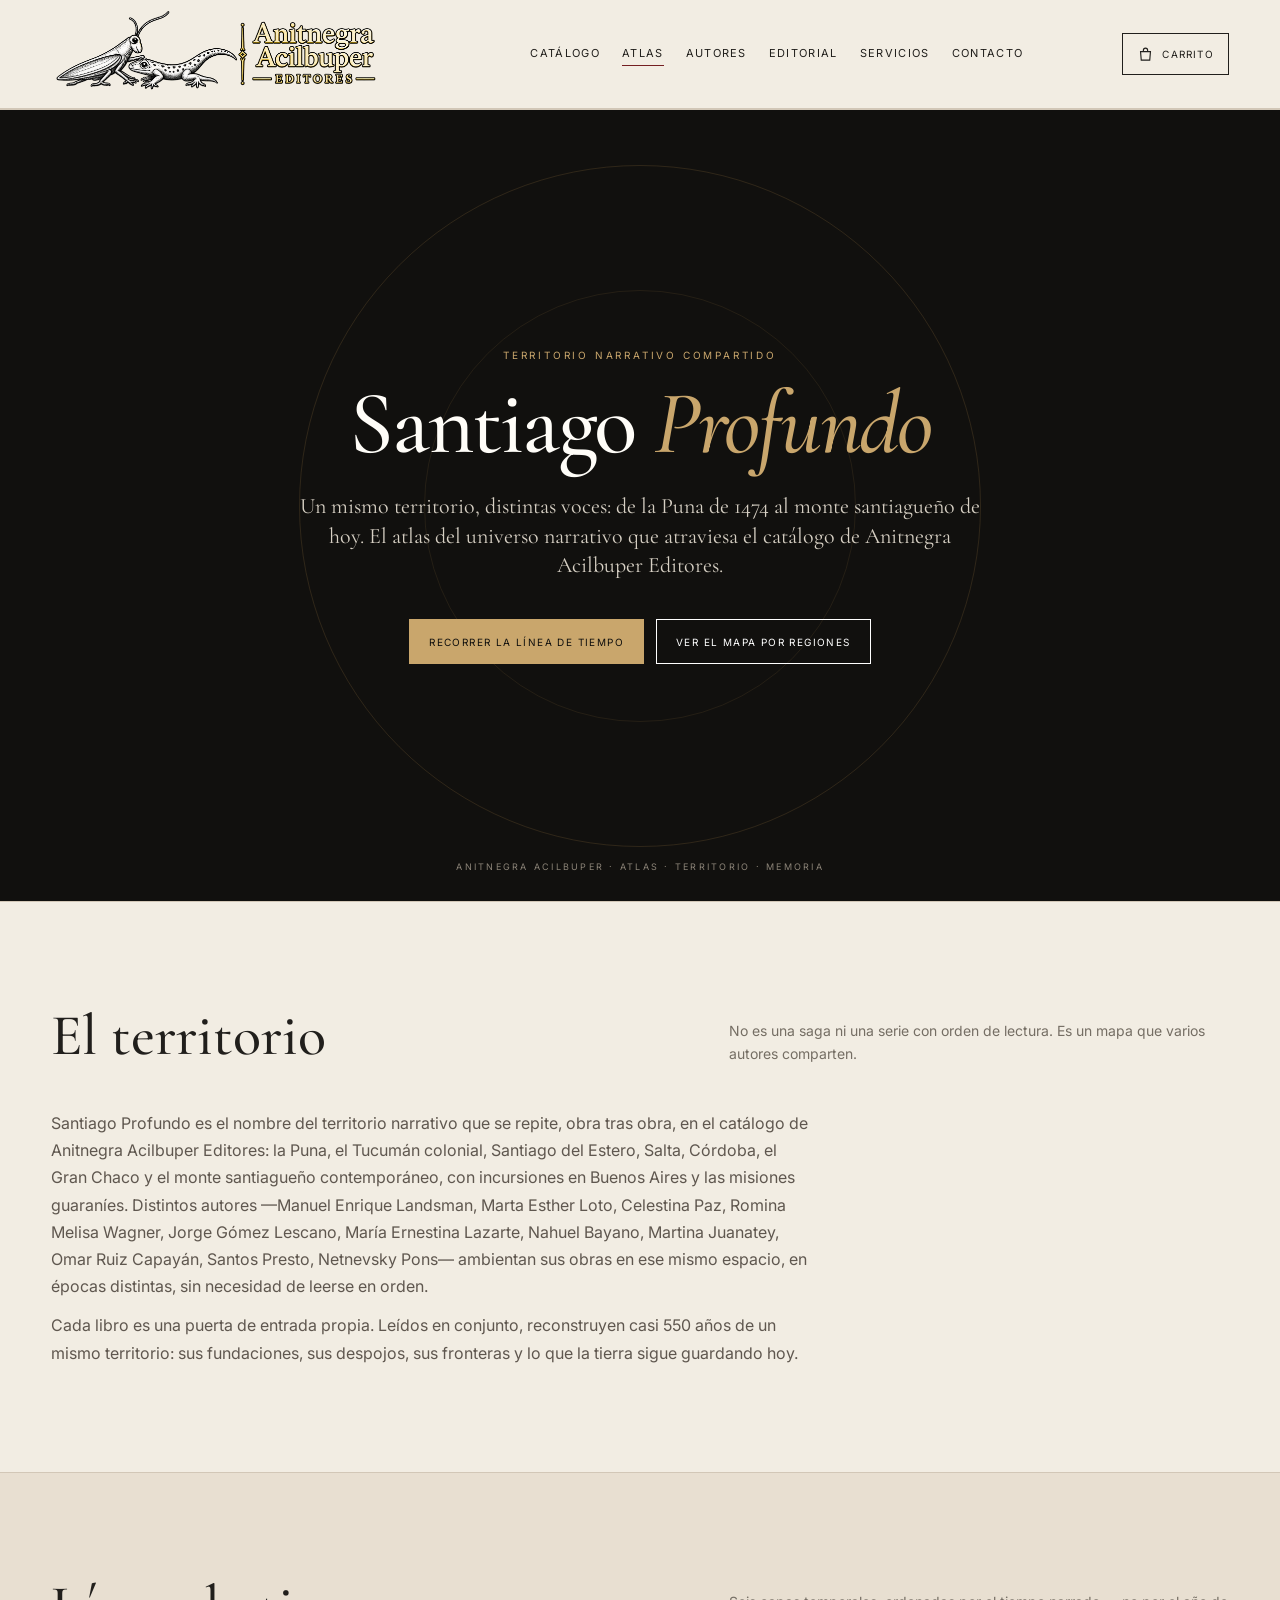
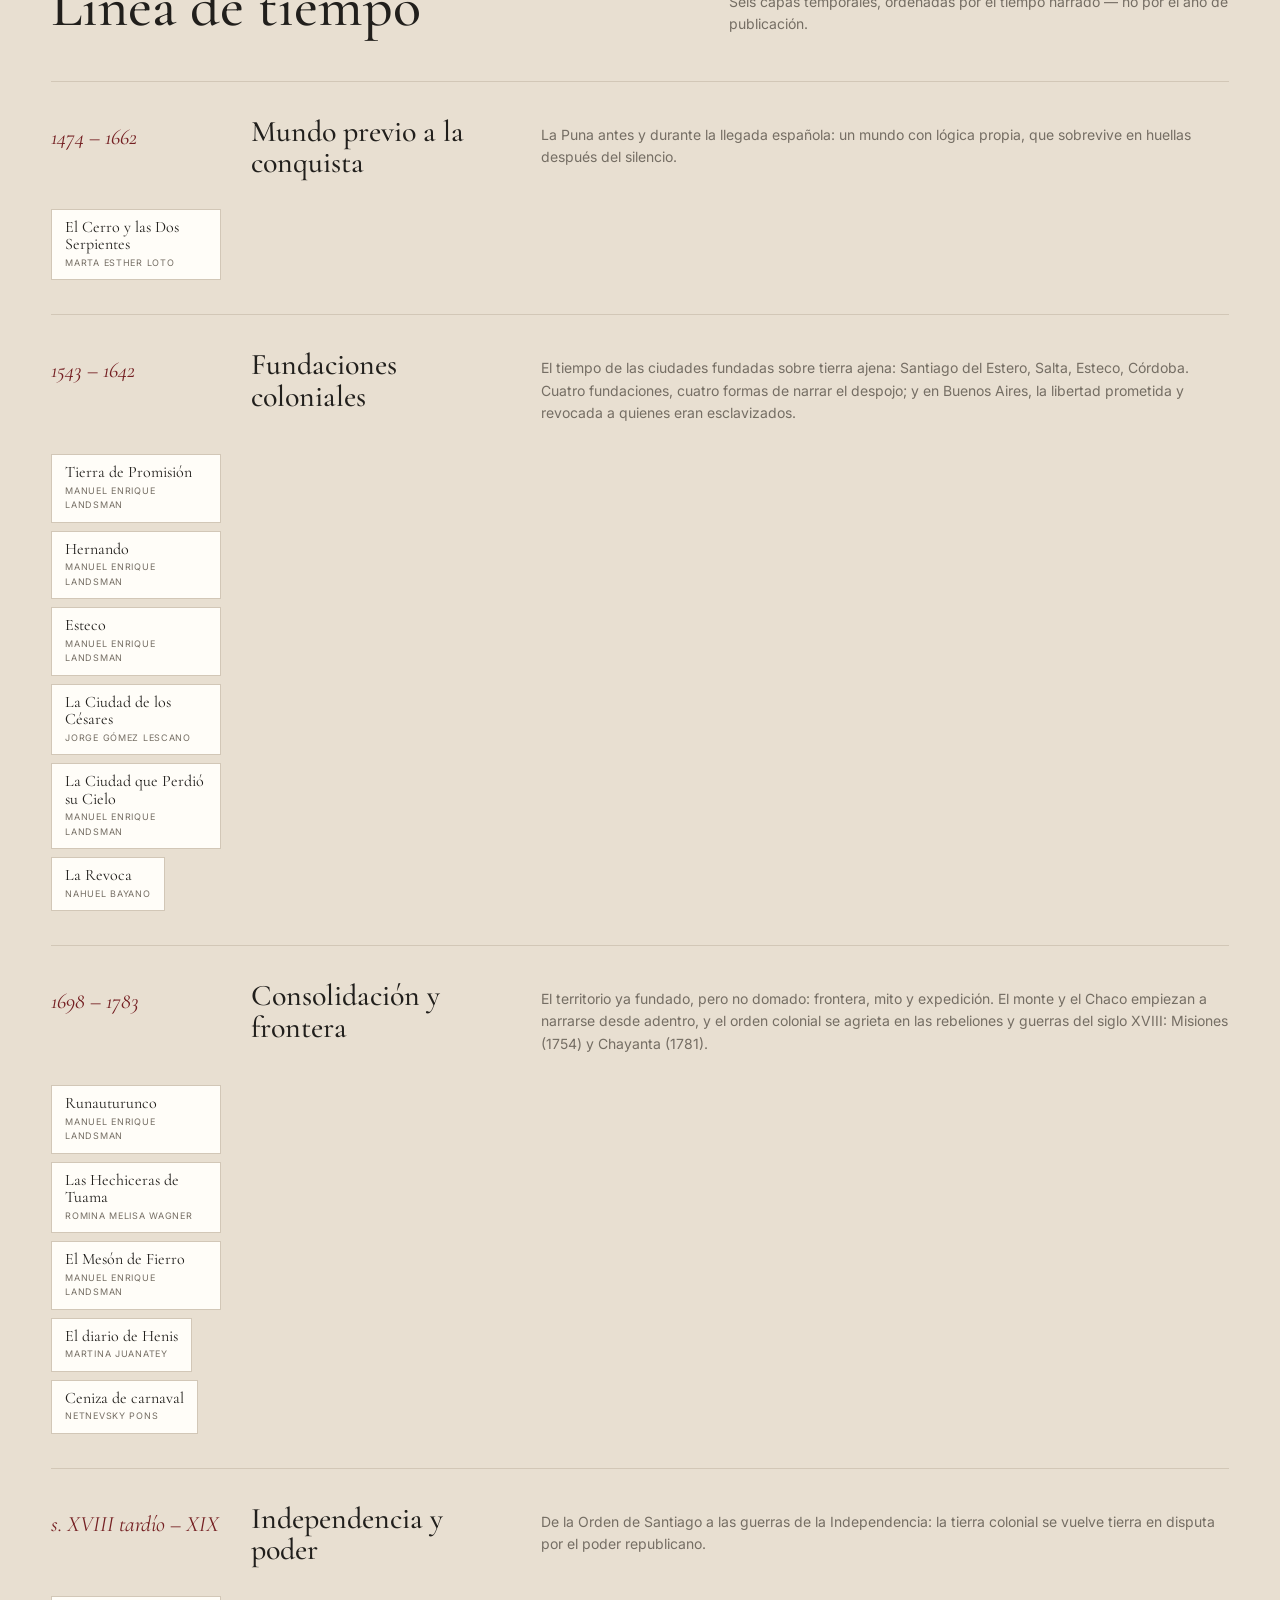
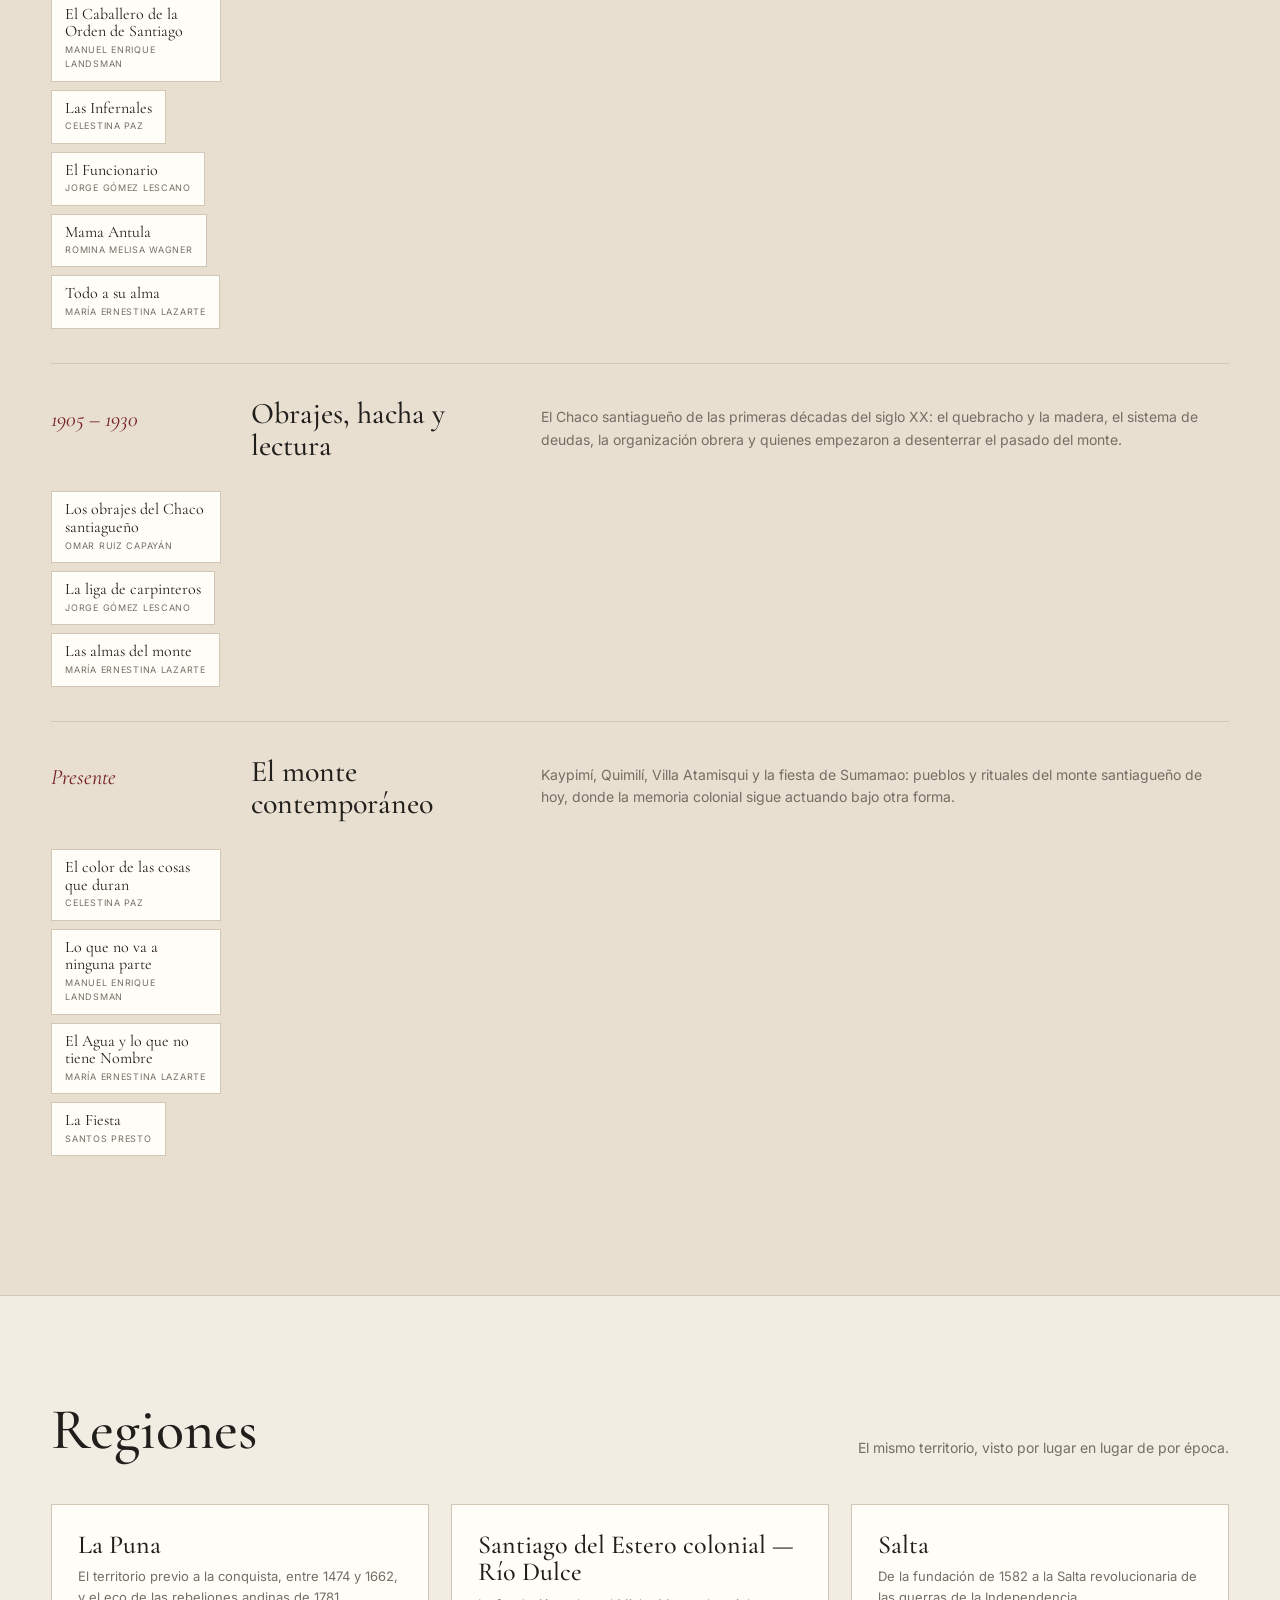
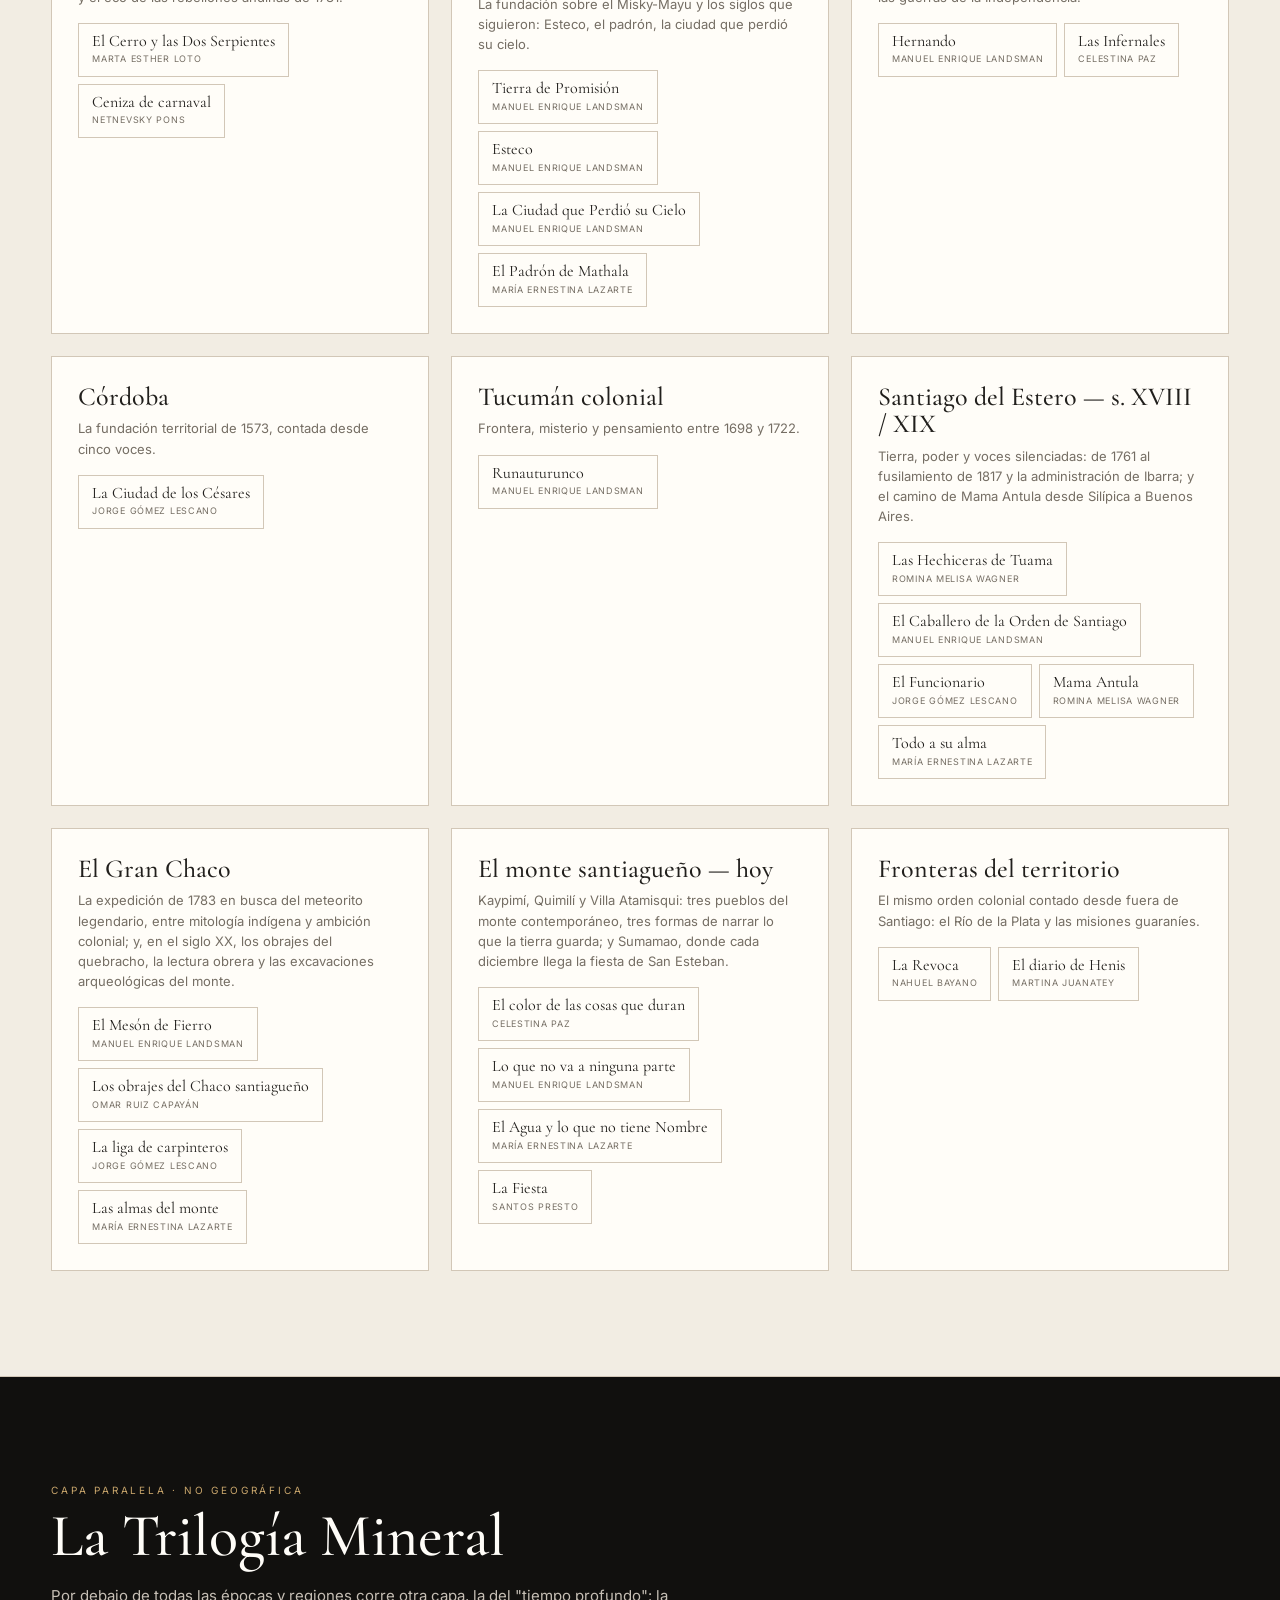
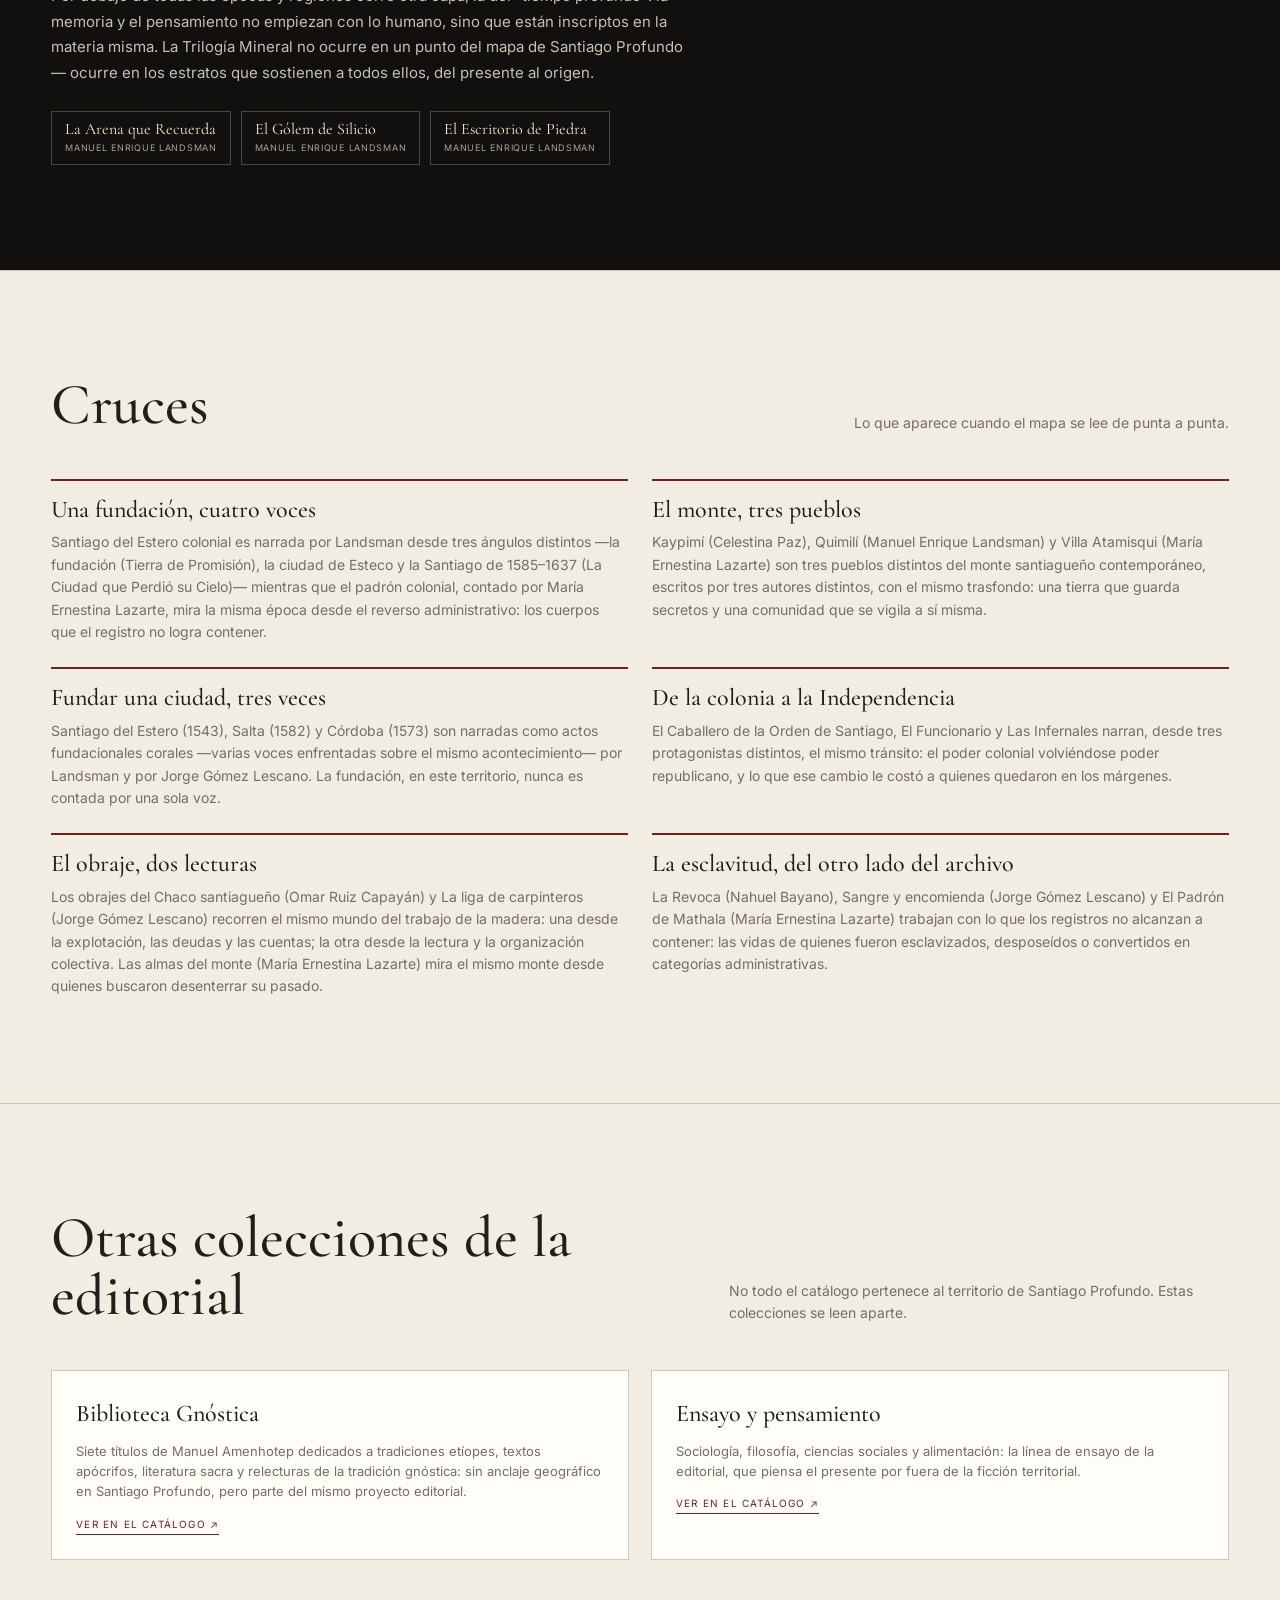
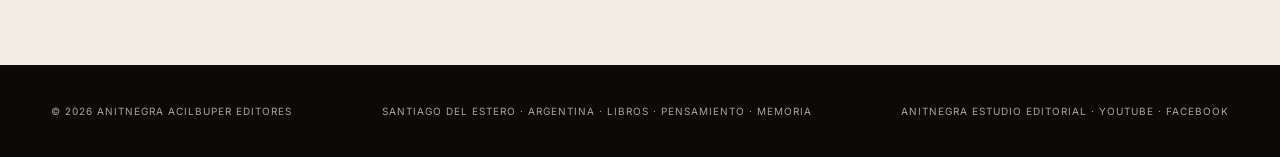
<file: atlas.html>
<!doctype html>
<html lang="es">
<head>
<meta charset="utf-8">
<meta name="viewport" content="width=device-width, initial-scale=1">
<meta name="description" content="Atlas de Santiago Profundo: el territorio narrativo compartido del catálogo de Anitnegra Acilbuper Editores.">
<meta name="theme-color" content="#11100e">
<title>Atlas · Santiago Profundo — Anitnegra Acilbuper Editores</title>
<style>
@import url('https://fonts.googleapis.com/css2?family=Cormorant+Garamond:wght@400;500;600;700&family=Inter:wght@400;500;600&display=swap');

:root {
  --black:#11100e; --ink:#211f1c; --paper:#f2ede3; --paper2:#e8dfd1;
  --white:#fffdf8; --red:#741f22; --gold:#9a7940; --muted:#756e64;
  --line:#d2c7b7; --max:1240px; --radius:2px;
}
*{box-sizing:border-box;margin:0;padding:0}
html{scroll-behavior:smooth;scroll-padding-top:170px}
body{font-family:Inter,Arial,sans-serif;background:var(--paper);color:var(--ink);line-height:1.6}
body.lock{overflow:hidden}
h1,h2,h3,h4,.serif{font-family:"Cormorant Garamond",Georgia,serif}
a{color:inherit;text-decoration:none}
button,input{font:inherit}
button{cursor:pointer}
.container{width:min(92%,var(--max));margin:auto}
.kicker{font-size:10px;text-transform:uppercase;letter-spacing:.28em;color:var(--red)}

header{position:sticky;top:0;z-index:50;background:rgba(242,237,227,.94);backdrop-filter:blur(14px);border-bottom:1px solid var(--line)}
.nav{height:160px;display:flex;align-items:center;justify-content:space-between;gap:30px}
.logo{width:540px;height:144px;object-fit:contain;object-position:left center}
nav ul{display:flex;list-style:none;gap:27px;font-size:11px;text-transform:uppercase;letter-spacing:.12em}
nav a{padding:8px 0;position:relative}
nav a:after{content:"";position:absolute;left:0;right:100%;bottom:2px;height:1px;background:var(--red);transition:.25s}
nav a:hover:after,nav a.active:after{right:0}
.menu{display:none;border:0;background:none;font-size:25px}

.hero{min-height:calc(100vh - 160px);display:grid;align-items:center;position:relative;overflow:hidden;background:var(--black);color:var(--white)}
.hero:before{content:"";position:absolute;width:680px;height:680px;border:1px solid rgba(154,121,64,.22);border-radius:50%;left:50%;top:50%;transform:translate(-50%,-50%)}
.hero:after{content:"";position:absolute;width:430px;height:430px;border:1px solid rgba(154,121,64,.14);border-radius:50%;left:50%;top:50%;transform:translate(-50%,-50%)}
.hero-inner{position:relative;z-index:1;text-align:center;padding:100px 0}
.hero .kicker{color:#c9a66c;margin-bottom:22px}
.hero h1{font-size:clamp(58px,8vw,112px);font-weight:500;line-height:.86;max-width:950px;margin:auto;letter-spacing:-.025em}
.hero h1 span{color:#c9a66c;font-style:italic}
.hero p{max-width:700px;margin:30px auto 0;color:#d7d0c4;font-family:"Cormorant Garamond",Georgia,serif;font-size:22px;line-height:1.35}
.hero-actions{margin-top:38px;display:flex;justify-content:center;gap:12px;flex-wrap:wrap}
.btn{display:inline-flex;align-items:center;justify-content:center;min-height:45px;padding:12px 19px;border:1px solid currentColor;font-size:10px;text-transform:uppercase;letter-spacing:.14em;transition:.2s}
.btn:hover{transform:translateY(-2px)}
.btn.light{color:#fff;background:transparent}
.btn.gold{color:var(--black);background:#c9a66c;border-color:#c9a66c}
.hero-mark{position:absolute;left:50%;bottom:27px;transform:translateX(-50%);font-size:9px;letter-spacing:.25em;text-transform:uppercase;color:#8c8478}

section{padding:105px 0;border-top:1px solid var(--line)}
.section-title{display:flex;justify-content:space-between;align-items:end;gap:40px;margin-bottom:45px}
.section-title h2{font-size:58px;font-weight:500;line-height:1}
.section-title p{max-width:500px;color:var(--muted);font-size:14px}

.novedad{background:var(--paper2)}
.feature{display:grid;grid-template-columns:360px 1fr;gap:70px;align-items:center}
.feature-cover{height:500px;box-shadow:20px 22px 50px rgba(0,0,0,.15)}
.feature-cover img{width:100%;height:100%;object-fit:cover}
.feature-copy .kicker{margin-bottom:14px}
.feature-copy h2{font-size:clamp(44px,5vw,70px);font-weight:500;line-height:.95}
.feature-copy p{margin-top:24px;max-width:650px;color:#575047}
.feature-quote{font-family:"Cormorant Garamond",Georgia,serif;font-size:25px;line-height:1.25;border-left:2px solid var(--red);padding-left:22px;margin:28px 0;color:var(--ink)}

.news-grid{display:grid;grid-template-columns:repeat(3,1fr);gap:20px;margin-top:45px}
.news-card{display:grid;grid-template-columns:110px 1fr;gap:18px;align-items:center;border-top:1px solid var(--line);padding-top:18px;cursor:pointer}
.news-card img{width:110px;height:165px;object-fit:cover;box-shadow:8px 10px 22px rgba(0,0,0,.12)}
.news-card span{font-size:9px;text-transform:uppercase;letter-spacing:.12em;color:var(--red)}
.news-card h3{font-family:"Cormorant Garamond",Georgia,serif;font-size:28px;font-weight:500;line-height:1;margin:8px 0}
.news-card p{font-size:12px;color:var(--muted)}
@media (max-width:900px){.news-grid{grid-template-columns:1fr}.feature{grid-template-columns:280px 1fr;gap:35px}}
@media (max-width:650px){.news-card{grid-template-columns:90px 1fr}.news-card img{width:90px;height:135px}.feature{grid-template-columns:1fr}.feature-cover{height:420px}}
.catalog-tools{display:grid;grid-template-columns:1fr auto;gap:20px;margin-bottom:30px}
.search{position:relative}
.search input{width:100%;height:50px;padding:0 18px;border:1px solid var(--line);background:rgba(255,253,248,.55);outline:none}
.search input:focus{border-color:var(--red)}
.filters{display:flex;gap:8px;flex-wrap:wrap;justify-content:flex-end}
.filter{border:1px solid var(--line);background:transparent;padding:0 14px;height:50px;font-size:10px;text-transform:uppercase;letter-spacing:.1em}
.filter.active,.filter:hover{background:var(--black);color:#fff;border-color:var(--black)}
.catalog{display:grid;grid-template-columns:repeat(4,1fr);gap:24px}
.book{background:var(--white);border:1px solid var(--line);padding:15px;transition:.25s;cursor:pointer}
.book:hover{transform:translateY(-6px);box-shadow:0 18px 40px rgba(0,0,0,.08)}
.cover{aspect-ratio:2/3;height:auto;position:relative;overflow:hidden;margin-bottom:18px;background:#24211e;color:#f5ecdf}
.cover img{width:100%;height:100%;object-fit:cover;display:block}
.cover.typographic-gnostic{background:linear-gradient(145deg,#17140f,#4b3a20);color:#f3ead8;min-height:100%;padding:20px;display:flex;flex-direction:column;justify-content:space-between;text-align:center;box-sizing:border-box}.cover.typographic-gnostic .cover-meta{font-size:9px;letter-spacing:1.5px;text-transform:uppercase;opacity:.8}.cover.typographic-gnostic .cover-title{font-family:"Cormorant Garamond",Georgia,serif;font-size:26px;line-height:1.02}.cover.typographic-gnostic .cover-author{font-size:10px;letter-spacing:1px;text-transform:uppercase;opacity:.85}
.cover.typographic{padding:25px;display:flex;align-items:flex-end;background:linear-gradient(145deg,#26221f,#665746)}
.cover.typographic:before{content:"";position:absolute;inset:14px;border:1px solid rgba(255,255,255,.25)}
.cover.typographic .cover-meta{position:absolute;top:28px;left:28px;font-size:7px;letter-spacing:.22em;text-transform:uppercase;opacity:.8}
.cover.typographic .cover-title{position:relative;z-index:1;font-family:"Cormorant Garamond",Georgia,serif;font-size:31px;line-height:.92;letter-spacing:-.01em}
.cover.typographic .cover-author{position:absolute;bottom:28px;right:28px;font-size:7px;letter-spacing:.15em;text-transform:uppercase;opacity:.8}
.cover.food{background:linear-gradient(145deg,#39402d,#a07c48)}

.book small{font-size:9px;text-transform:uppercase;letter-spacing:.14em;color:var(--red)}
.book h3{font-size:27px;line-height:1;margin:7px 0}
.book p{font-family:"Cormorant Garamond",Georgia,serif;font-size:18px;color:var(--muted);line-height:1.25}
.book-foot{margin-top:16px;display:flex;justify-content:space-between;align-items:center;font-size:9px;text-transform:uppercase;letter-spacing:.08em;color:var(--muted)}
.book-foot strong{color:var(--ink);font-weight:500}

.authors{display:grid;grid-template-columns:repeat(3,1fr);gap:30px}
.author{border-top:1px solid var(--line);padding-top:25px}
.author:first-child{border-top:2px solid var(--red)}
.author .initial{font-family:"Cormorant Garamond",Georgia,serif;font-size:70px;line-height:.8;color:#b9aa93}
.author h3{font-size:31px;font-weight:500;margin-top:20px}
.author p{color:var(--muted);font-size:14px;margin-top:6px}
.author .bio{margin-top:16px;line-height:1.6}

.editorial{background:var(--black);color:var(--white)}
.editorial-grid{display:grid;grid-template-columns:1fr 1fr;gap:80px}
.editorial h2{font-size:clamp(48px,6vw,78px);font-weight:500;line-height:.92}
.editorial .manifesto{font-family:"Cormorant Garamond",Georgia,serif;font-size:28px;line-height:1.25;color:#e2d9ca;border-left:2px solid #b88c4b;padding-left:25px}
.editorial-copy{color:#c6bfb5;margin-top:25px;font-size:15px}
.pillars{display:grid;grid-template-columns:repeat(3,1fr);gap:20px;margin-top:55px}
.pillar{border-top:1px solid #48433c;padding-top:18px}
.pillar b{font-family:"Cormorant Garamond",Georgia,serif;font-size:28px;font-weight:500}
.pillar p{font-size:13px;color:#a9a299;margin-top:6px}

.services{display:grid;grid-template-columns:repeat(3,1fr);gap:22px}
.service{background:var(--white);border:1px solid var(--line);padding:28px}
.service .num{font-size:10px;color:var(--red);letter-spacing:.18em}
.service h3{font-size:29px;font-weight:500;margin:18px 0 8px}
.service p{font-size:14px;color:var(--muted)}

.contact{display:grid;grid-template-columns:1fr 1fr;gap:60px}
.contact-copy h2{font-size:65px;line-height:.9;font-weight:500}
.contact-copy p{margin-top:22px;color:var(--muted);max-width:500px}
.contact-form{display:grid;gap:13px}
.contact-form input,.contact-form textarea{width:100%;border:1px solid var(--line);background:transparent;padding:14px 15px;outline:none}
.contact-form textarea{min-height:150px;resize:vertical}
.contact-form input:focus,.contact-form textarea:focus{border-color:var(--red)}

footer{background:#0b0a09;color:#aaa29a;padding:38px 0}
.footer{display:flex;justify-content:space-between;gap:25px;font-size:10px;text-transform:uppercase;letter-spacing:.1em}
.footer-social a:hover{text-decoration:underline}

.modal{position:fixed;inset:0;z-index:100;background:rgba(10,9,8,.78);display:none;align-items:center;justify-content:center;padding:25px}
.modal.open{display:flex}
.modal-box{width:min(980px,100%);max-height:90vh;overflow:auto;background:var(--paper);display:grid;grid-template-columns:300px 1fr;position:relative}
.modal-cover{min-height:470px}
.modal-cover img{width:100%;height:100%;object-fit:cover}
.modal-body{padding:45px}
.modal-close{position:absolute;right:12px;top:12px;width:40px;height:40px;border:0;background:var(--black);color:#fff;font-size:22px}
.modal-body h2{font-size:52px;line-height:.92;font-weight:500}
.modal-body .meta{font-size:10px;text-transform:uppercase;letter-spacing:.14em;color:var(--red);margin:13px 0 22px}
.modal-body p{color:#5f574f}
.modal-body blockquote{font-family:"Cormorant Garamond",Georgia,serif;font-size:25px;line-height:1.25;border-left:2px solid var(--red);padding-left:20px;margin:26px 0}
.modal-actions{display:flex;gap:10px;flex-wrap:wrap;margin-top:25px}
.modal-actions a{border:1px solid var(--black);padding:12px 16px;font-size:10px;text-transform:uppercase;letter-spacing:.1em}

.toast{position:fixed;right:20px;bottom:20px;background:var(--black);color:#fff;padding:15px 18px;font-size:12px;display:none;z-index:120}
.toast.show{display:block}

.reveal{opacity:0;transform:translateY(18px);transition:.65s}
.reveal.visible{opacity:1;transform:none}

@media(max-width:1000px){
  .catalog{grid-template-columns:repeat(2,1fr)}
  .feature{grid-template-columns:280px 1fr;gap:40px}
  .feature-cover{height:400px}
}
@media(max-width:800px){
  .nav{height:130px}
  .logo{width:450px;height:120px}
  .menu{display:block}
  nav{display:none}
  nav.open{display:block;position:absolute;top:130px;left:0;right:0;background:var(--paper);border-bottom:1px solid var(--line)}
  nav.open ul{display:flex;flex-direction:column;padding:15px 5%;gap:0}
  nav.open a{display:block;padding:14px 0}
  .hero{min-height:calc(100svh - 130px)}
  .feature,.editorial-grid,.contact{grid-template-columns:1fr}
  .feature-cover{height:470px;max-width:330px}
  .authors,.services{grid-template-columns:1fr}
  .catalog-tools{grid-template-columns:1fr}
  .filters{justify-content:flex-start}
  .modal-box{grid-template-columns:1fr}
  .modal-cover{height:360px;min-height:0}
}
@media(max-width:540px){
  section{padding:75px 0}
  .hero h1{font-size:56px}
  .hero p{font-size:19px}
  .section-title{display:block}
  .section-title h2{margin-bottom:12px;font-size:48px}
  .catalog{grid-template-columns:1fr}
  .contact-copy h2{font-size:53px}
  .footer{display:block}
  .footer>*{margin-bottom:12px}
  .modal-body{padding:30px 24px}
  .modal-body h2{font-size:43px}
}

/* ===== Ajustes específicos para móviles ===== */
@media (max-width: 540px){
  html{scroll-padding-top:86px}
  .container{width:min(94%,var(--max))}
  header{position:sticky}
  .nav{height:82px;gap:12px}
  .logo{width:min(78vw,330px);height:68px;max-width:calc(100% - 52px)}
  .menu{display:flex;align-items:center;justify-content:center;width:42px;height:42px;flex:0 0 42px;font-size:26px}
  nav.open{top:82px}
  nav.open ul{padding:8px 6% 14px}
  nav.open a{padding:13px 0;font-size:11px}

  .hero{min-height:calc(100svh - 82px)}
  .hero-inner{padding:72px 0 90px}
  .hero h1{font-size:clamp(46px,14vw,60px);line-height:.9}
  .hero p{font-size:19px;max-width:34rem}
  .hero-actions{margin-top:30px;flex-direction:column;align-items:stretch;padding:0 8px}
  .hero-actions .btn{width:100%}
  .hero:before{width:105vw;height:105vw}
  .hero:after{width:72vw;height:72vw}
  .hero-mark{width:90%;text-align:center;bottom:18px;font-size:8px;line-height:1.3}

  section{padding:68px 0}
  .section-title{margin-bottom:32px}
  .section-title h2{font-size:45px}
  .section-title p{font-size:13px}

  .feature{gap:30px}
  .feature-cover{height:auto;aspect-ratio:2/3;width:min(82vw,330px);margin:0 auto}
  .feature-copy h2{font-size:clamp(42px,11vw,58px)}
  .feature-copy p{font-size:14px}
  .feature-quote{font-size:23px;padding-left:16px}
  .feature-copy .btn{width:100%}

  .news-grid{gap:28px}
  .news-card{grid-template-columns:78px minmax(0,1fr);gap:14px}
  .news-card img{width:78px;height:117px}
  .news-card h3{font-size:24px}
  .news-card p{font-size:11px}
  .news-card span{font-size:8px}

  .catalog-tools{gap:12px}
  .filters{display:grid;grid-template-columns:repeat(2,minmax(0,1fr));width:100%;gap:7px}
  .filter{width:100%;padding:0 7px;font-size:8px;letter-spacing:.06em}
  .catalog{gap:18px}
  .book{padding:12px}
  .book h3{font-size:25px}
  .book p{font-size:17px}
  .book-foot{font-size:8px}
  .cover{margin-bottom:14px}

  .authors,.services{gap:25px}
  .author h3{font-size:28px}
  .author p{font-size:13px}
  .service{padding:23px}
  .service h3{font-size:27px}

  .editorial-grid{gap:40px}
  .editorial h2{font-size:clamp(44px,12vw,62px)}
  .editorial .manifesto{font-size:24px;padding-left:18px}
  .pillars{grid-template-columns:1fr;gap:22px;margin-top:38px}

  .contact{gap:38px}
  .contact-copy h2{font-size:clamp(46px,13vw,60px)}
  .contact-form input,.contact-form textarea{font-size:16px} /* evita zoom automático en iOS */
  .contact-form .btn{width:100%}

  #amazon-store{padding:24px 20px!important}
  #amazon-store > div:first-child > div:last-child{font-size:27px!important}
  #amazon-store .btn{width:100%}

  .footer{font-size:8px;line-height:1.5}

  .modal{padding:10px}
  .modal-box{width:100%;max-height:calc(100svh - 20px);display:block}
  .modal-cover{height:min(52svh,360px)}
  .modal-body{padding:26px 20px 24px}
  .modal-body h2{font-size:39px}
  .modal-body .meta{font-size:8px;line-height:1.5}
  .modal-body p{font-size:14px}
  .modal-body blockquote{font-size:22px;padding-left:15px}
  .modal-actions a{display:block;width:100%;text-align:center}
  .modal-close{right:8px;top:8px;width:38px;height:38px;z-index:2}

  .toast{left:12px;right:12px;bottom:12px;text-align:center}
}
@media (max-width:360px){
  .logo{width:73vw}
  .hero h1{font-size:44px}
  .filters{grid-template-columns:1fr}
  .news-card{grid-template-columns:68px minmax(0,1fr)}
  .news-card img{width:68px;height:102px}
  .news-card h3{font-size:22px}
}

@media(prefers-reduced-motion:reduce){*,*:before,*:after{scroll-behavior:auto!important;transition:none!important}.reveal{opacity:1;transform:none}}

.catalog-order-note{margin:-18px 0 24px;color:var(--muted);font-size:14px;letter-spacing:.02em}
@media(max-width:540px){.catalog-order-note{margin:-10px 0 20px;font-size:13px;line-height:1.5}}


.atlas-hero{min-height:60vh}
.atlas-hero h1{font-size:clamp(50px,7vw,92px)}
.intro-text{max-width:760px;color:#5f574f;font-size:16px;line-height:1.7;margin-top:18px}
.intro-text + .intro-text{margin-top:12px}

.eras{display:flex;flex-direction:column;gap:0}
.era{border-top:1px solid var(--line);padding:34px 0;display:grid;grid-template-columns:170px 260px 1fr;gap:30px;align-items:start}
.era-range{font-family:"Cormorant Garamond",Georgia,serif;font-size:22px;color:var(--red);font-style:italic;padding-top:4px}
.era h3{font-size:30px;font-weight:500;line-height:1.05}
.era p{color:var(--muted);font-size:14px;line-height:1.6;margin-top:8px}
.era-works{display:flex;flex-wrap:wrap;gap:8px;align-content:flex-start}

.wk{border:1px solid var(--line);background:var(--white);padding:9px 13px;text-align:left;display:flex;flex-direction:column;gap:2px;transition:.2s;cursor:pointer}
.wk:hover{border-color:var(--red);transform:translateY(-2px)}
.wk-title{font-family:"Cormorant Garamond",Georgia,serif;font-size:16px;line-height:1.1;color:var(--ink)}
.wk-author{font-size:9px;text-transform:uppercase;letter-spacing:.08em;color:var(--muted)}
.wk-dark{background:transparent;border-color:#48433c}
.wk-dark .wk-title{color:#f3ead8}
.wk-dark .wk-author{color:#a9a299}
.wk-dark:hover{border-color:#c9a66c}

.regions{display:grid;grid-template-columns:repeat(3,1fr);gap:22px}
.region{background:var(--white);border:1px solid var(--line);padding:26px}
.region h3{font-family:"Cormorant Garamond",Georgia,serif;font-size:26px;font-weight:500;line-height:1.05}
.region p{color:var(--muted);font-size:13px;margin-top:8px;line-height:1.55}
.region-works{display:flex;flex-wrap:wrap;gap:7px;margin-top:16px}

.layer{background:var(--black);color:var(--white)}
.layer .kicker{color:#c9a66c}
.layer h2{font-size:clamp(42px,5vw,60px);font-weight:500;line-height:.95;margin-top:10px}
.layer-copy{color:#c6bfb5;font-size:15px;max-width:640px;margin-top:18px;line-height:1.7}
.layer-works{display:flex;flex-wrap:wrap;gap:10px;margin-top:26px}

.crossrefs{display:grid;grid-template-columns:repeat(2,1fr);gap:24px}
.crossref{border-top:2px solid var(--red);padding-top:16px}
.crossref h3{font-family:"Cormorant Garamond",Georgia,serif;font-size:24px;font-weight:500;line-height:1.1}
.crossref p{color:var(--muted);font-size:14px;margin-top:8px;line-height:1.6}

.other-collections{display:grid;grid-template-columns:repeat(2,1fr);gap:22px}
.oc{border:1px solid var(--line);padding:24px;background:var(--white)}
.oc h3{font-family:"Cormorant Garamond",Georgia,serif;font-size:24px;font-weight:500}
.oc p{color:var(--muted);font-size:13px;margin-top:8px;line-height:1.55}
.oc a{display:inline-block;margin-top:14px;font-size:10px;text-transform:uppercase;letter-spacing:.12em;color:var(--red);border-bottom:1px solid var(--red);padding-bottom:2px}

.soon{border:1px dashed var(--line);padding:26px;background:var(--paper2)}
.soon h3{font-family:"Cormorant Garamond",Georgia,serif;font-size:24px;font-weight:500}
.soon p{color:var(--muted);font-size:14px;margin-top:8px;line-height:1.65}

@media(max-width:1000px){
  .regions{grid-template-columns:repeat(2,1fr)}
  .crossrefs,.other-collections{grid-template-columns:1fr}
  .era{grid-template-columns:1fr;gap:10px}
  .era-range{padding-top:0}
}
@media(max-width:650px){
  .regions{grid-template-columns:1fr}
}

</style>
<link rel="stylesheet" href="css/shop.css">
</head>
<body>

<header>
  <div class="container nav">
    <a href="index.html" aria-label="Anitnegra Acilbuper Editores"><img class="logo" src="assets/logo.png" alt="Anitnegra Acilbuper Editores" onerror="this.replaceWith(Object.assign(document.createElement('span'),{className:'logo-text',textContent:'Anitnegra Acilbuper Editores'}))"></a>
    <nav id="nav">
      <ul>
        <li><a href="index.html#catalogo">Catálogo</a></li>
        <li><a href="atlas.html" class="active">Atlas</a></li>
        <li><a href="index.html#autores">Autores</a></li>
        <li><a href="index.html#editorial">Editorial</a></li>
        <li><a href="index.html#servicios">Servicios</a></li>
        <li><a href="index.html#contacto">Contacto</a></li>
      </ul>
    </nav>
    <div class="nav-right"><button class="cart-btn" id="cartBtn" aria-label="Abrir carrito"><svg viewBox="0 0 24 24" fill="none" stroke="currentColor" stroke-width="1.6" aria-hidden="true"><path d="M5 8h14l-1 12H6L5 8z"/><path d="M9 8V6a3 3 0 0 1 6 0v2"/></svg><span class="lbl">Carrito</span><span class="cart-count" hidden>0</span></button>
    <button class="menu" aria-label="Abrir menú" aria-expanded="false" onclick="toggleMenu()">☰</button></div>
  </div>
</header>

<main>

<section class="hero atlas-hero" id="inicio">
  <div class="container hero-inner reveal">
    <div class="kicker">Territorio narrativo compartido</div>
    <h1>Santiago <span>Profundo</span></h1>
    <p>Un mismo territorio, distintas voces: de la Puna de 1474 al monte santiagueño de hoy. El atlas del universo narrativo que atraviesa el catálogo de Anitnegra Acilbuper Editores.</p>
    <div class="hero-actions">
      <a class="btn gold" href="#eras">Recorrer la línea de tiempo</a>
      <a class="btn light" href="#regiones">Ver el mapa por regiones</a>
    </div>
  </div>
  <div class="hero-mark">Anitnegra Acilbuper · atlas · territorio · memoria</div>
</section>

<section id="presentacion">
  <div class="container">
    <div class="section-title reveal">
      <h2>El territorio</h2>
      <p>No es una saga ni una serie con orden de lectura. Es un mapa que varios autores comparten.</p>
    </div>
    <div class="reveal">
      <p class="intro-text">Santiago Profundo es el nombre del territorio narrativo que se repite, obra tras obra, en el catálogo de Anitnegra Acilbuper Editores: la Puna, el Tucumán colonial, Santiago del Estero, Salta, Córdoba, el Gran Chaco y el monte santiagueño contemporáneo, con incursiones en Buenos Aires y las misiones guaraníes. Distintos autores —Manuel Enrique Landsman, Marta Esther Loto, Celestina Paz, Romina Melisa Wagner, Jorge Gómez Lescano, María Ernestina Lazarte, Nahuel Bayano, Martina Juanatey, Omar Ruiz Capayán, Santos Presto, Netnevsky Pons— ambientan sus obras en ese mismo espacio, en épocas distintas, sin necesidad de leerse en orden.</p>
      <p class="intro-text">Cada libro es una puerta de entrada propia. Leídos en conjunto, reconstruyen casi 550 años de un mismo territorio: sus fundaciones, sus despojos, sus fronteras y lo que la tierra sigue guardando hoy.</p>
    </div>
  </div>
</section>

<section id="eras" class="novedad">
  <div class="container">
    <div class="section-title reveal">
      <h2>Línea de tiempo</h2>
      <p>Seis capas temporales, ordenadas por el tiempo narrado — no por el año de publicación.</p>
    </div>
    <div class="eras">
    <article class="era reveal">
      <div class="era-range">1474 – 1662</div>
      <h3>Mundo previo a la conquista</h3>
      <p>La Puna antes y durante la llegada española: un mundo con lógica propia, que sobrevive en huellas después del silencio.</p>
      <div class="era-works"><button class="wk" onclick="openBook('cerro')"><span class="wk-title">El Cerro y las Dos Serpientes</span><span class="wk-author">Marta Esther Loto</span></button></div>
    </article>
    <article class="era reveal">
      <div class="era-range">1543 – 1642</div>
      <h3>Fundaciones coloniales</h3>
      <p>El tiempo de las ciudades fundadas sobre tierra ajena: Santiago del Estero, Salta, Esteco, Córdoba. Cuatro fundaciones, cuatro formas de narrar el despojo; y en Buenos Aires, la libertad prometida y revocada a quienes eran esclavizados.</p>
      <div class="era-works"><button class="wk" onclick="openBook('tierra-promision')"><span class="wk-title">Tierra de Promisión</span><span class="wk-author">Manuel Enrique Landsman</span></button><button class="wk" onclick="openBook('hernando')"><span class="wk-title">Hernando</span><span class="wk-author">Manuel Enrique Landsman</span></button><button class="wk" onclick="openBook('esteco')"><span class="wk-title">Esteco</span><span class="wk-author">Manuel Enrique Landsman</span></button><button class="wk" onclick="openBook('ciudad-cesares')"><span class="wk-title">La Ciudad de los Césares</span><span class="wk-author">Jorge Gómez Lescano</span></button><button class="wk" onclick="openBook('ciudad-perdio-cielo')"><span class="wk-title">La Ciudad que Perdió su Cielo</span><span class="wk-author">Manuel Enrique Landsman</span></button><button class="wk" onclick="openBook('revoca')"><span class="wk-title">La Revoca</span><span class="wk-author">Nahuel Bayano</span></button></div>
    </article>
    <article class="era reveal">
      <div class="era-range">1698 – 1783</div>
      <h3>Consolidación y frontera</h3>
      <p>El territorio ya fundado, pero no domado: frontera, mito y expedición. El monte y el Chaco empiezan a narrarse desde adentro, y el orden colonial se agrieta en las rebeliones y guerras del siglo XVIII: Misiones (1754) y Chayanta (1781).</p>
      <div class="era-works"><button class="wk" onclick="openBook('runauturunco')"><span class="wk-title">Runauturunco</span><span class="wk-author">Manuel Enrique Landsman</span></button><button class="wk" onclick="openBook('hechiceras')"><span class="wk-title">Las Hechiceras de Tuama</span><span class="wk-author">Romina Melisa Wagner</span></button><button class="wk" onclick="openBook('meson')"><span class="wk-title">El Mesón de Fierro</span><span class="wk-author">Manuel Enrique Landsman</span></button><button class="wk" onclick="openBook('diario-henis')"><span class="wk-title">El diario de Henis</span><span class="wk-author">Martina Juanatey</span></button><button class="wk" onclick="openBook('ceniza-carnaval')"><span class="wk-title">Ceniza de carnaval</span><span class="wk-author">Netnevsky Pons</span></button></div>
    </article>
    <article class="era reveal">
      <div class="era-range">s. XVIII tardío – XIX</div>
      <h3>Independencia y poder</h3>
      <p>De la Orden de Santiago a las guerras de la Independencia: la tierra colonial se vuelve tierra en disputa por el poder republicano.</p>
      <div class="era-works"><button class="wk" onclick="openBook('caballero')"><span class="wk-title">El Caballero de la Orden de Santiago</span><span class="wk-author">Manuel Enrique Landsman</span></button><button class="wk" onclick="openBook('infernales')"><span class="wk-title">Las Infernales</span><span class="wk-author">Celestina Paz</span></button><button class="wk" onclick="openBook('funcionario')"><span class="wk-title">El Funcionario</span><span class="wk-author">Jorge Gómez Lescano</span></button><button class="wk" onclick="openBook('mama-antula')"><span class="wk-title">Mama Antula</span><span class="wk-author">Romina Melisa Wagner</span></button><button class="wk" onclick="openBook('todo-a-su-alma')"><span class="wk-title">Todo a su alma</span><span class="wk-author">María Ernestina Lazarte</span></button></div>
    </article>
    <article class="era reveal">
      <div class="era-range">1905 – 1930</div>
      <h3>Obrajes, hacha y lectura</h3>
      <p>El Chaco santiagueño de las primeras décadas del siglo XX: el quebracho y la madera, el sistema de deudas, la organización obrera y quienes empezaron a desenterrar el pasado del monte.</p>
      <div class="era-works"><button class="wk" onclick="openBook('obrajes')"><span class="wk-title">Los obrajes del Chaco santiagueño</span><span class="wk-author">Omar Ruiz Capayán</span></button><button class="wk" onclick="openBook('liga-carpinteros')"><span class="wk-title">La liga de carpinteros</span><span class="wk-author">Jorge Gómez Lescano</span></button><button class="wk" onclick="openBook('almas-monte')"><span class="wk-title">Las almas del monte</span><span class="wk-author">María Ernestina Lazarte</span></button></div>
    </article>
    <article class="era reveal">
      <div class="era-range">Presente</div>
      <h3>El monte contemporáneo</h3>
      <p>Kaypimí, Quimilí, Villa Atamisqui y la fiesta de Sumamao: pueblos y rituales del monte santiagueño de hoy, donde la memoria colonial sigue actuando bajo otra forma.</p>
      <div class="era-works"><button class="wk" onclick="openBook('color-cosas')"><span class="wk-title">El color de las cosas que duran</span><span class="wk-author">Celestina Paz</span></button><button class="wk" onclick="openBook('lo-que-no-va')"><span class="wk-title">Lo que no va a ninguna parte</span><span class="wk-author">Manuel Enrique Landsman</span></button><button class="wk" onclick="openBook('agua-sin-nombre')"><span class="wk-title">El Agua y lo que no tiene Nombre</span><span class="wk-author">María Ernestina Lazarte</span></button><button class="wk" onclick="openBook('fiesta-sumamao')"><span class="wk-title">La Fiesta</span><span class="wk-author">Santos Presto</span></button></div>
    </article>
    </div>
  </div>
</section>

<section id="regiones">
  <div class="container">
    <div class="section-title reveal">
      <h2>Regiones</h2>
      <p>El mismo territorio, visto por lugar en lugar de por época.</p>
    </div>
    <div class="regions">
      <article class="region reveal">
        <h3>La Puna</h3>
        <p>El territorio previo a la conquista, entre 1474 y 1662, y el eco de las rebeliones andinas de 1781.</p>
        <div class="region-works"><button class="wk" onclick="openBook('cerro')"><span class="wk-title">El Cerro y las Dos Serpientes</span><span class="wk-author">Marta Esther Loto</span></button><button class="wk" onclick="openBook('ceniza-carnaval')"><span class="wk-title">Ceniza de carnaval</span><span class="wk-author">Netnevsky Pons</span></button></div>
      </article>
      <article class="region reveal">
        <h3>Santiago del Estero colonial — Río Dulce</h3>
        <p>La fundación sobre el Misky-Mayu y los siglos que siguieron: Esteco, el padrón, la ciudad que perdió su cielo.</p>
        <div class="region-works"><button class="wk" onclick="openBook('tierra-promision')"><span class="wk-title">Tierra de Promisión</span><span class="wk-author">Manuel Enrique Landsman</span></button><button class="wk" onclick="openBook('esteco')"><span class="wk-title">Esteco</span><span class="wk-author">Manuel Enrique Landsman</span></button><button class="wk" onclick="openBook('ciudad-perdio-cielo')"><span class="wk-title">La Ciudad que Perdió su Cielo</span><span class="wk-author">Manuel Enrique Landsman</span></button><button class="wk" onclick="openBook('padron-mathala')"><span class="wk-title">El Padrón de Mathala</span><span class="wk-author">María Ernestina Lazarte</span></button></div>
      </article>
      <article class="region reveal">
        <h3>Salta</h3>
        <p>De la fundación de 1582 a la Salta revolucionaria de las guerras de la Independencia.</p>
        <div class="region-works"><button class="wk" onclick="openBook('hernando')"><span class="wk-title">Hernando</span><span class="wk-author">Manuel Enrique Landsman</span></button><button class="wk" onclick="openBook('infernales')"><span class="wk-title">Las Infernales</span><span class="wk-author">Celestina Paz</span></button></div>
      </article>
      <article class="region reveal">
        <h3>Córdoba</h3>
        <p>La fundación territorial de 1573, contada desde cinco voces.</p>
        <div class="region-works"><button class="wk" onclick="openBook('ciudad-cesares')"><span class="wk-title">La Ciudad de los Césares</span><span class="wk-author">Jorge Gómez Lescano</span></button></div>
      </article>
      <article class="region reveal">
        <h3>Tucumán colonial</h3>
        <p>Frontera, misterio y pensamiento entre 1698 y 1722.</p>
        <div class="region-works"><button class="wk" onclick="openBook('runauturunco')"><span class="wk-title">Runauturunco</span><span class="wk-author">Manuel Enrique Landsman</span></button></div>
      </article>
      <article class="region reveal">
        <h3>Santiago del Estero — s. XVIII / XIX</h3>
        <p>Tierra, poder y voces silenciadas: de 1761 al fusilamiento de 1817 y la administración de Ibarra; y el camino de Mama Antula desde Silípica a Buenos Aires.</p>
        <div class="region-works"><button class="wk" onclick="openBook('hechiceras')"><span class="wk-title">Las Hechiceras de Tuama</span><span class="wk-author">Romina Melisa Wagner</span></button><button class="wk" onclick="openBook('caballero')"><span class="wk-title">El Caballero de la Orden de Santiago</span><span class="wk-author">Manuel Enrique Landsman</span></button><button class="wk" onclick="openBook('funcionario')"><span class="wk-title">El Funcionario</span><span class="wk-author">Jorge Gómez Lescano</span></button><button class="wk" onclick="openBook('mama-antula')"><span class="wk-title">Mama Antula</span><span class="wk-author">Romina Melisa Wagner</span></button><button class="wk" onclick="openBook('todo-a-su-alma')"><span class="wk-title">Todo a su alma</span><span class="wk-author">María Ernestina Lazarte</span></button></div>
      </article>
      <article class="region reveal">
        <h3>El Gran Chaco</h3>
        <p>La expedición de 1783 en busca del meteorito legendario, entre mitología indígena y ambición colonial; y, en el siglo XX, los obrajes del quebracho, la lectura obrera y las excavaciones arqueológicas del monte.</p>
        <div class="region-works"><button class="wk" onclick="openBook('meson')"><span class="wk-title">El Mesón de Fierro</span><span class="wk-author">Manuel Enrique Landsman</span></button><button class="wk" onclick="openBook('obrajes')"><span class="wk-title">Los obrajes del Chaco santiagueño</span><span class="wk-author">Omar Ruiz Capayán</span></button><button class="wk" onclick="openBook('liga-carpinteros')"><span class="wk-title">La liga de carpinteros</span><span class="wk-author">Jorge Gómez Lescano</span></button><button class="wk" onclick="openBook('almas-monte')"><span class="wk-title">Las almas del monte</span><span class="wk-author">María Ernestina Lazarte</span></button></div>
      </article>
      <article class="region reveal">
        <h3>El monte santiagueño — hoy</h3>
        <p>Kaypimí, Quimilí y Villa Atamisqui: tres pueblos del monte contemporáneo, tres formas de narrar lo que la tierra guarda; y Sumamao, donde cada diciembre llega la fiesta de San Esteban.</p>
        <div class="region-works"><button class="wk" onclick="openBook('color-cosas')"><span class="wk-title">El color de las cosas que duran</span><span class="wk-author">Celestina Paz</span></button><button class="wk" onclick="openBook('lo-que-no-va')"><span class="wk-title">Lo que no va a ninguna parte</span><span class="wk-author">Manuel Enrique Landsman</span></button><button class="wk" onclick="openBook('agua-sin-nombre')"><span class="wk-title">El Agua y lo que no tiene Nombre</span><span class="wk-author">María Ernestina Lazarte</span></button><button class="wk" onclick="openBook('fiesta-sumamao')"><span class="wk-title">La Fiesta</span><span class="wk-author">Santos Presto</span></button></div>
      </article>
      <article class="region reveal">
        <h3>Fronteras del territorio</h3>
        <p>El mismo orden colonial contado desde fuera de Santiago: el Río de la Plata y las misiones guaraníes.</p>
        <div class="region-works"><button class="wk" onclick="openBook('revoca')"><span class="wk-title">La Revoca</span><span class="wk-author">Nahuel Bayano</span></button><button class="wk" onclick="openBook('diario-henis')"><span class="wk-title">El diario de Henis</span><span class="wk-author">Martina Juanatey</span></button></div>
      </article>
        </div>
  </div>
</section>

<section id="capa-mineral" class="layer">
  <div class="container">
    <div class="reveal">
      <div class="kicker">Capa paralela · no geográfica</div>
      <h2>La Trilogía Mineral</h2>
      <p class="layer-copy">Por debajo de todas las épocas y regiones corre otra capa, la del "tiempo profundo": la memoria y el pensamiento no empiezan con lo humano, sino que están inscriptos en la materia misma. La Trilogía Mineral no ocurre en un punto del mapa de Santiago Profundo — ocurre en los estratos que sostienen a todos ellos, del presente al origen.</p>
      <div class="layer-works"><button class="wk wk-dark" onclick="openBook('arena')"><span class="wk-title">La Arena que Recuerda</span><span class="wk-author">Manuel Enrique Landsman</span></button><button class="wk wk-dark" onclick="openBook('golem')"><span class="wk-title">El Gólem de Silicio</span><span class="wk-author">Manuel Enrique Landsman</span></button><button class="wk wk-dark" onclick="openBook('escritorio')"><span class="wk-title">El Escritorio de Piedra</span><span class="wk-author">Manuel Enrique Landsman</span></button></div>
    </div>
  </div>
</section>

<section id="cruces">
  <div class="container">
    <div class="section-title reveal">
      <h2>Cruces</h2>
      <p>Lo que aparece cuando el mapa se lee de punta a punta.</p>
    </div>
    <div class="crossrefs">
      <div class="crossref reveal">
        <h3>Una fundación, cuatro voces</h3>
        <p>Santiago del Estero colonial es narrada por Landsman desde tres ángulos distintos —la fundación (Tierra de Promisión), la ciudad de Esteco y la Santiago de 1585–1637 (La Ciudad que Perdió su Cielo)— mientras que el padrón colonial, contado por María Ernestina Lazarte, mira la misma época desde el reverso administrativo: los cuerpos que el registro no logra contener.</p>
      </div>
      <div class="crossref reveal">
        <h3>El monte, tres pueblos</h3>
        <p>Kaypimí (Celestina Paz), Quimilí (Manuel Enrique Landsman) y Villa Atamisqui (María Ernestina Lazarte) son tres pueblos distintos del monte santiagueño contemporáneo, escritos por tres autores distintos, con el mismo trasfondo: una tierra que guarda secretos y una comunidad que se vigila a sí misma.</p>
      </div>
      <div class="crossref reveal">
        <h3>Fundar una ciudad, tres veces</h3>
        <p>Santiago del Estero (1543), Salta (1582) y Córdoba (1573) son narradas como actos fundacionales corales —varias voces enfrentadas sobre el mismo acontecimiento— por Landsman y por Jorge Gómez Lescano. La fundación, en este territorio, nunca es contada por una sola voz.</p>
      </div>
      <div class="crossref reveal">
        <h3>De la colonia a la Independencia</h3>
        <p>El Caballero de la Orden de Santiago, El Funcionario y Las Infernales narran, desde tres protagonistas distintos, el mismo tránsito: el poder colonial volviéndose poder republicano, y lo que ese cambio le costó a quienes quedaron en los márgenes.</p>
      </div>
      <div class="crossref reveal">
        <h3>El obraje, dos lecturas</h3>
        <p>Los obrajes del Chaco santiagueño (Omar Ruiz Capayán) y La liga de carpinteros (Jorge Gómez Lescano) recorren el mismo mundo del trabajo de la madera: una desde la explotación, las deudas y las cuentas; la otra desde la lectura y la organización colectiva. Las almas del monte (María Ernestina Lazarte) mira el mismo monte desde quienes buscaron desenterrar su pasado.</p>
      </div>
      <div class="crossref reveal">
        <h3>La esclavitud, del otro lado del archivo</h3>
        <p>La Revoca (Nahuel Bayano), Sangre y encomienda (Jorge Gómez Lescano) y El Padrón de Mathala (María Ernestina Lazarte) trabajan con lo que los registros no alcanzan a contener: las vidas de quienes fueron esclavizados, desposeídos o convertidos en categorías administrativas.</p>
      </div>
          </div>
  </div>
</section>

<section id="otras-colecciones">
  <div class="container">
    <div class="section-title reveal">
      <h2>Otras colecciones de la editorial</h2>
      <p>No todo el catálogo pertenece al territorio de Santiago Profundo. Estas colecciones se leen aparte.</p>
    </div>
    <div class="other-collections">
      <article class="oc reveal">
        <h3>Biblioteca Gnóstica</h3>
        <p>Siete títulos de Manuel Amenhotep dedicados a tradiciones etíopes, textos apócrifos, literatura sacra y relecturas de la tradición gnóstica: sin anclaje geográfico en Santiago Profundo, pero parte del mismo proyecto editorial.</p>
        <a href="index.html#catalogo">Ver en el catálogo ↗</a>
      </article>
      <article class="oc reveal">
        <h3>Ensayo y pensamiento</h3>
        <p>Sociología, filosofía, ciencias sociales y alimentación: la línea de ensayo de la editorial, que piensa el presente por fuera de la ficción territorial.</p>
        <a href="index.html#catalogo">Ver en el catálogo ↗</a>
      </article>
    </div>
  </div>
</section>

</main>

<footer>
  <div class="container footer">
    <div>© <span id="year"></span> Anitnegra Acilbuper Editores</div>
    <div>Santiago del Estero · Argentina · Libros · Pensamiento · Memoria</div>
    <div class="footer-social"><a href="https://anitnegra-ee.netlify.app/" target="_blank" rel="noopener">Anitnegra Estudio Editorial</a> · <a href="https://www.youtube.com/@AnitnegraAcilbuper" target="_blank" rel="noopener">YouTube</a> · <a href="https://www.facebook.com/profile.php?id=61594114825403" target="_blank" rel="noopener">Facebook</a></div>
  </div>
</footer>

<div class="toast" id="toast" role="status"></div>

<script src="js/config.js"></script>
<script src="js/books.js"></script>
<script src="js/shop.js"></script>
<script>
function toggleMenu() {
  const nav = document.getElementById('nav');
  const button = document.querySelector('.menu');
  const open = nav.classList.toggle('open');
  button.setAttribute('aria-expanded', String(open));
}
document.querySelectorAll('nav a').forEach(a => a.addEventListener('click', () => document.getElementById('nav').classList.remove('open')));

const io = new IntersectionObserver(entries => entries.forEach(e => {
  if(e.isIntersecting) { e.target.classList.add('visible'); io.unobserve(e.target); }
}), {threshold:.08});
document.querySelectorAll('.reveal').forEach(el => io.observe(el));

document.getElementById('year').textContent = new Date().getFullYear();
</script>
<form name="pedido" data-netlify="true" netlify-honeypot="bot-field" hidden>
  <input name="bot-field"><input name="numero"><input name="nombre"><input name="email"><input name="pais"><input name="medio_pago"><input name="direccion"><input name="notas"><textarea name="pedido"></textarea><input name="total">
</form>
<form name="aviso-formato" data-netlify="true" hidden><input name="obra"><input name="formato"><input name="email"></form>
</body>
</html>
</file>
<file: css/shop.css>
/* Presentación + tienda. Se carga DESPUÉS del <style> de cada página. */

/* ---------- Header más compacto + carrito ---------- */
html{scroll-padding-top:120px}
.nav{height:108px;gap:22px}
.logo{width:380px;height:92px}
.logo-text{font-family:"Cormorant Garamond",Georgia,serif;font-size:26px;line-height:1;max-width:380px;font-weight:600}
.hero{min-height:calc(100vh - 108px)}
nav ul{gap:22px;align-items:center}
.nav-right{display:flex;align-items:center;gap:20px}
.cart-btn{position:relative;display:inline-flex;align-items:center;gap:8px;height:42px;padding:0 14px;border:1px solid var(--ink);background:transparent;color:var(--ink);font-size:10px;text-transform:uppercase;letter-spacing:.12em;transition:.2s}
.cart-btn:hover{background:var(--ink);color:#fff}
.cart-btn svg{width:17px;height:17px;flex:none}
.cart-count{min-width:19px;height:19px;border-radius:10px;background:var(--red);color:#fff;font-size:10px;letter-spacing:0;display:inline-flex;align-items:center;justify-content:center;padding:0 5px}
.cart-count[hidden]{display:none}
.menu{display:none}
@media(max-width:1100px){.logo{width:320px;height:80px}nav ul{gap:16px;font-size:10px}}
@media(max-width:900px){
  .nav{height:92px}.logo{width:300px;height:72px}.hero{min-height:calc(100svh - 92px)}
  .menu{display:block}
  nav{display:none}
  nav.open{display:block;position:absolute;top:92px;left:0;right:0;background:var(--paper);border-bottom:1px solid var(--line)}
  nav.open ul{flex-direction:column;align-items:stretch;padding:15px 5%;gap:0;font-size:11px}
  nav.open a{display:block;padding:14px 0}
  .nav-right{margin-left:auto}
}
@media(max-width:540px){
  .nav{height:76px;gap:8px}.logo{width:min(52vw,230px);height:56px}.logo-text{font-size:19px}
  nav.open{top:76px}.hero{min-height:calc(100svh - 76px)}
  .cart-btn{padding:0 10px}.cart-btn .lbl{display:none}
  .nav-right{gap:6px}
}

/* ---------- Hero: cifras ---------- */
.hero-stats{display:flex;justify-content:center;gap:34px;flex-wrap:wrap;margin-top:46px;font-size:10px;text-transform:uppercase;letter-spacing:.2em;color:#a39a8c}
.hero-stats b{display:block;font-family:"Cormorant Garamond",Georgia,serif;font-size:38px;font-weight:500;letter-spacing:0;color:#e6d3ae;line-height:1}
.hero-stats div{text-align:center}

/* ---------- Portadas tipográficas (sin imagen) ---------- */
.tcover{position:absolute;inset:0;padding:22px 20px;display:flex;flex-direction:column;justify-content:space-between;color:#f5ecdf;text-align:center}
.tcover:before{content:"";position:absolute;inset:10px;border:1px solid rgba(255,255,255,.22);pointer-events:none}
.tc-meta{font-size:8px;letter-spacing:.2em;text-transform:uppercase;opacity:.75;position:relative}
.tc-title{font-family:"Cormorant Garamond",Georgia,serif;font-size:clamp(22px,2.4vw,30px);line-height:1;position:relative;padding:0 6px}
.tc-author{font-size:8px;letter-spacing:.18em;text-transform:uppercase;opacity:.8;position:relative;min-height:10px}
.cover{background:#24211e}
.cover>.tcover{position:absolute}
.cover img{object-fit:contain!important;background:#24211e}
.badge-new{position:absolute;top:10px;left:10px;z-index:2;background:var(--red);color:#fff;font-size:8px;letter-spacing:.16em;text-transform:uppercase;padding:4px 8px}

/* ---------- Colecciones ---------- */
.collections{display:grid;grid-template-columns:repeat(5,1fr);gap:16px}
.coll{display:flex;flex-direction:column;justify-content:space-between;text-align:left;min-height:190px;padding:22px 20px;border:1px solid var(--line);background:var(--white);transition:.25s}
.coll:hover{transform:translateY(-4px);border-color:var(--red);box-shadow:0 16px 34px rgba(0,0,0,.08)}
.coll .n{font-size:10px;letter-spacing:.18em;text-transform:uppercase;color:var(--red)}
.coll h3{font-size:27px;line-height:1;font-weight:500;margin:14px 0 8px}
.coll p{font-size:13px;color:var(--muted);line-height:1.45}
@media(max-width:1100px){.collections{grid-template-columns:repeat(3,1fr)}}
@media(max-width:700px){.collections{grid-template-columns:1fr 1fr}.coll{min-height:170px}}
@media(max-width:460px){.collections{grid-template-columns:1fr}}

/* ---------- Catálogo: herramientas ---------- */
.cat-tools{display:grid;gap:14px;margin-bottom:26px}
.cat-row{display:flex;gap:10px;flex-wrap:wrap;align-items:center}
.cat-tools .search{flex:1 1 320px}
.cat-tools select{height:50px;padding:0 34px 0 14px;border:1px solid var(--line);background:rgba(255,253,248,.55);font-size:12px;color:var(--ink);min-width:170px}
.cat-tools select:focus,.cat-tools input:focus{outline:none;border-color:var(--red)}
.chips{display:flex;gap:8px;flex-wrap:wrap}
.chip{border:1px solid var(--line);background:transparent;height:38px;padding:0 14px;font-size:10px;text-transform:uppercase;letter-spacing:.1em;transition:.2s}
.chip:hover,.chip.active{background:var(--black);color:#fff;border-color:var(--black)}
.chip i{font-style:normal;opacity:.55;margin-left:6px}
.cat-count{font-size:12px;color:var(--muted)}
.catalog{grid-template-columns:repeat(4,1fr)}
@media(max-width:1100px){.catalog{grid-template-columns:repeat(3,1fr)}}
@media(max-width:820px){.catalog{grid-template-columns:repeat(2,1fr)}}
@media(max-width:540px){.cat-tools select{flex:1 1 100%}.chips{flex-wrap:nowrap;overflow-x:auto;margin:0 -3% ;padding:0 3% 6px;scrollbar-width:none}.chip{flex:none}}

/* ---------- Tarjeta de libro ---------- */
.book{display:flex;flex-direction:column}
.book:focus-visible{outline:2px solid var(--red);outline-offset:2px}
.book .cover{flex:none}
.book-author{font-size:11px;color:var(--muted);margin:-2px 0 6px;letter-spacing:.02em}
.book-desc{display:-webkit-box;-webkit-line-clamp:3;-webkit-box-orient:vertical;overflow:hidden;font-size:16px!important;flex:1}
.fmt-chips{display:flex;gap:5px;flex-wrap:wrap;margin-top:12px}
.fchip{font-size:8px;letter-spacing:.1em;text-transform:uppercase;padding:3px 7px;border:1px solid var(--line);color:var(--muted)}
.fchip.on{border-color:var(--ink);color:var(--ink)}
.fchip.is-soon{border-style:dashed;opacity:.7}
.book .book-foot{margin-top:14px;padding-top:12px;border-top:1px solid var(--line);gap:8px}
.book .price{font-size:12px;letter-spacing:.02em;text-transform:none;color:var(--ink)}
.book .price small{display:block;font-size:8px;letter-spacing:.14em;text-transform:uppercase;color:var(--muted)}
.add-btn{border:1px solid var(--ink);background:transparent;font-size:9px;text-transform:uppercase;letter-spacing:.12em;padding:9px 11px;transition:.2s;white-space:nowrap}
.add-btn:hover{background:var(--ink);color:#fff}

/* ---------- Formatos ---------- */
.formats{display:grid;grid-template-columns:repeat(4,1fr);gap:18px}
.format{border-top:2px solid var(--red);padding:20px 4px 0}
.format.is-soon{border-top-color:var(--gold)}
.format .num{font-size:10px;letter-spacing:.18em;color:var(--red)}
.format h3{font-size:30px;font-weight:500;margin:12px 0 8px;line-height:1}
.format p{font-size:14px;color:var(--muted)}
.format .from{margin-top:14px;font-size:11px;letter-spacing:.08em;text-transform:uppercase}
.format .from b{font-family:"Cormorant Garamond",Georgia,serif;font-size:24px;letter-spacing:0;text-transform:none;font-weight:600;margin-left:4px}
.format .soon-tag{display:inline-block;margin-top:14px;font-size:9px;letter-spacing:.16em;text-transform:uppercase;border:1px dashed var(--gold);color:var(--gold);padding:4px 9px}
@media(max-width:1000px){.formats{grid-template-columns:1fr 1fr}}
@media(max-width:540px){.formats{grid-template-columns:1fr}}

/* ---------- Autores ---------- */
.authors{grid-template-columns:repeat(3,1fr)}
.author .more{margin-top:14px;background:none;border:0;border-bottom:1px solid var(--red);padding:0 0 2px;font-size:10px;text-transform:uppercase;letter-spacing:.12em;color:var(--red)}
.author .more:hover{color:var(--ink);border-color:var(--ink)}
@media(max-width:800px){.authors{grid-template-columns:1fr}}
.nuevas{margin-top:46px;border-top:1px solid var(--line);padding-top:24px}
.nuevas h3{font-size:30px;font-weight:500;margin-bottom:14px}
.nuevas .chips .chip{height:auto;padding:9px 14px;font-size:11px;letter-spacing:.04em;text-transform:none}

/* ---------- Modal de obra ---------- */
.bm{position:fixed;inset:0;z-index:100;background:rgba(10,9,8,.78);display:none;align-items:center;justify-content:center;padding:25px}
.bm.open{display:flex}
.bm-box{width:min(1020px,100%);max-height:92vh;overflow:auto;background:var(--paper);display:grid;grid-template-columns:300px 1fr;position:relative}
.bm-cover{position:relative;align-self:stretch;background:#1a1815;overflow:hidden}
.bm-body{padding:42px 44px}
.bm-close{position:absolute;right:10px;top:10px;width:40px;height:40px;border:0;background:var(--black);color:#fff;font-size:22px;z-index:3}
.bm-body h2{font-size:48px;line-height:.94;font-weight:500;margin-top:6px}
.bm-body .meta{font-size:10px;text-transform:uppercase;letter-spacing:.14em;color:var(--red);margin:13px 0 20px;line-height:1.6}
.bm-body p{color:#5f574f}
.bm-body .muted{color:var(--muted);font-style:italic}
.bm-body blockquote{font-family:"Cormorant Garamond",Georgia,serif;font-size:24px;line-height:1.25;border-left:2px solid var(--red);padding-left:20px;margin:24px 0}
.bm-h{font-size:26px;font-weight:500;margin:28px 0 8px}
.fmt-list{list-style:none;border-top:1px solid var(--line)}
.fmt-row{display:flex;justify-content:space-between;align-items:center;gap:18px;padding:14px 0;border-bottom:1px solid var(--line);flex-wrap:wrap}
.fmt-row b{display:block;font-size:14px;font-weight:600}
.fmt-row span{font-size:12px;color:var(--muted);display:block;max-width:340px;line-height:1.4}
.fmt-row.is-soon{opacity:.8}
.fmt-buy{display:flex;align-items:center;gap:14px}
.fmt-buy em{font-style:normal;font-family:"Cormorant Garamond",Georgia,serif;font-size:24px;font-weight:600;white-space:nowrap}
.fmt-row.is-soon .fmt-buy em{font-size:13px;font-family:Inter,sans-serif;font-weight:400;color:var(--muted)}
.bm-add{background:var(--black);color:#fff;border:1px solid var(--black);padding:11px 18px;font-size:10px;text-transform:uppercase;letter-spacing:.12em;transition:.2s}
.bm-add:hover{background:var(--red);border-color:var(--red)}
.bm-notify{background:none;border:1px solid var(--line);padding:10px 14px;font-size:10px;text-transform:uppercase;letter-spacing:.1em}
.bm-notify:hover{border-color:var(--ink)}
.notify{display:flex;gap:8px;width:100%}
.notify[hidden]{display:none}
.notify input{flex:1;border:1px solid var(--line);background:transparent;padding:10px 12px;font-size:16px}
.notify .btn{min-height:0;padding:10px 16px}
.ok{color:#2f6b3a;font-size:13px}.err{color:var(--red);font-size:13px}
.bm-links{display:flex;gap:10px;flex-wrap:wrap;margin-top:22px}
.bm-links a{border:1px solid var(--black);padding:12px 16px;font-size:10px;text-transform:uppercase;letter-spacing:.1em}
.bm-links a:hover{background:var(--black);color:#fff}
@media(max-width:800px){.bm-box{grid-template-columns:1fr}.bm-cover{height:min(56svh,420px)}}
@media(max-width:540px){
  .bm{padding:10px}.bm-box{max-height:calc(100svh - 20px)}
  .bm-cover{height:min(50svh,360px)}.bm-body{padding:24px 20px}.bm-body h2{font-size:37px}
  .fmt-row{align-items:flex-start}.fmt-buy{width:100%;justify-content:space-between}
  .bm-links a{display:block;width:100%;text-align:center}
}

/* ---------- Carrito (panel lateral) ---------- */
.cd{position:fixed;inset:0;z-index:110;background:rgba(10,9,8,.6);display:none;justify-content:flex-end}
.cd.open{display:flex}
.cd-panel{width:min(440px,100%);height:100%;background:var(--paper);display:flex;flex-direction:column;box-shadow:-20px 0 60px rgba(0,0,0,.25);animation:cdin .25s ease}
@keyframes cdin{from{transform:translateX(30px);opacity:0}to{transform:none;opacity:1}}
.cd-head{display:flex;justify-content:space-between;align-items:center;padding:22px 26px;border-bottom:1px solid var(--line)}
.cd-head h2{font-size:34px;font-weight:500}
.cd-x{width:38px;height:38px;border:0;background:var(--black);color:#fff;font-size:22px}
.cd-main{flex:1;overflow:auto;display:flex;flex-direction:column}
.cd-list{list-style:none;flex:1;padding:6px 26px}
.cd-item{display:grid;grid-template-columns:64px 1fr auto;gap:14px;padding:18px 0;border-bottom:1px solid var(--line);align-items:start}
.cd-thumb{position:relative;aspect-ratio:2/3;background:#24211e;overflow:hidden}
.cd-thumb img{width:100%;height:100%;object-fit:cover;display:block}
.cd-thumb .tcover{padding:6px}.cd-thumb .tcover:before{inset:3px}.cd-thumb .tc-meta,.cd-thumb .tc-author{display:none}.cd-thumb .tc-title{font-size:9px;overflow-wrap:anywhere;padding:0}
.cd-info b{display:block;font-family:"Cormorant Garamond",Georgia,serif;font-size:21px;font-weight:600;line-height:1.05}
.cd-info span{font-size:11px;color:var(--muted);text-transform:uppercase;letter-spacing:.1em}
.cd-info .rm{display:block;margin-top:8px;background:none;border:0;padding:0;font-size:11px;color:var(--red);text-decoration:underline}
.cd-price{font-family:"Cormorant Garamond",Georgia,serif;font-size:22px;font-weight:600}
.qty{display:inline-flex;align-items:center;gap:10px;margin-top:8px;border:1px solid var(--line)}
.qty button{width:28px;height:28px;border:0;background:none;font-size:16px}
.qty span{font-size:13px;color:var(--ink);letter-spacing:0;text-transform:none}
.cd-foot{padding:20px 26px 26px;border-top:1px solid var(--line);background:var(--paper2)}
.cd-total{display:flex;justify-content:space-between;align-items:baseline;margin-bottom:8px}
.cd-total span{font-size:11px;letter-spacing:.14em;text-transform:uppercase}
.cd-total b{font-family:"Cormorant Garamond",Georgia,serif;font-size:36px;font-weight:600}
.small{font-size:12px;line-height:1.5}.muted{color:var(--muted)}
.block{width:100%;margin-top:14px}
.cd-empty,.cd-done{padding:46px 28px;display:grid;gap:14px;justify-items:start}
.cd-done h3{font-size:44px;font-weight:500;line-height:1}
.cd-form{padding:20px 26px 28px;display:grid;gap:13px}
.cd-form label{display:grid;gap:5px;font-size:11px;text-transform:uppercase;letter-spacing:.1em;color:var(--muted)}
.cd-form input,.cd-form select,.cd-form textarea{width:100%;border:1px solid var(--line);background:rgba(255,253,248,.6);padding:12px 13px;font-size:16px;text-transform:none;letter-spacing:0;color:var(--ink)}
.cd-form input:focus,.cd-form select:focus,.cd-form textarea:focus{outline:none;border-color:var(--red)}
.back{justify-self:start;background:none;border:0;font-size:11px;letter-spacing:.08em;text-transform:uppercase;color:var(--muted);padding:0}
.cd-sum{display:flex;justify-content:space-between;padding:12px 14px;background:var(--paper2);font-size:12px;letter-spacing:.08em;text-transform:uppercase}
.cd-sum b{font-family:"Cormorant Garamond",Georgia,serif;font-size:24px;letter-spacing:0}
body.lock{overflow:hidden}
@media(max-width:540px){.cd-head,.cd-list,.cd-foot,.cd-form{padding-left:18px;padding-right:18px}}

@media(prefers-reduced-motion:reduce){.cd-panel{animation:none}}

@media(max-width:540px){.catalog{grid-template-columns:1fr}}

/* ---------- Banda Amazon ---------- */
.store-band{margin-top:40px;background:var(--black);color:#fff;padding:30px 34px;display:flex;align-items:center;justify-content:space-between;gap:25px;flex-wrap:wrap}
.store-band .kicker{color:#c9a66c}
.store-band .t{font-family:"Cormorant Garamond",Georgia,serif;font-size:32px;line-height:1.05;margin-top:6px}
@media(max-width:540px){.store-band{padding:24px 20px}.store-band .t{font-size:27px}.store-band .btn{width:100%}}
.empty{grid-column:1/-1;color:var(--muted);padding:30px 0}

/* Toast arriba para no tapar botones inferiores (carrito, modal) */
.toast{bottom:auto!important;top:120px;right:20px;max-width:min(420px,calc(100vw - 40px));z-index:130}
@media(max-width:540px){.toast{top:84px;left:12px;right:12px}}


/* ---------- Portadas completas (sin recortar el ancho) ---------- */
.cover img,.feature-cover img,.news-card img{object-fit:contain;background:#1a1815}
.cd-thumb img{object-fit:contain}
.bm-cover{display:flex;align-items:center;justify-content:center}
.bm-cover img{position:static;width:100%;height:auto;max-height:90vh;object-fit:contain}
@media(max-width:800px){.bm-cover img{width:auto;height:100%;max-width:100%}}

/* ---------- Dirección (foto 1:1) ---------- */
.director{display:flex;align-items:center;gap:22px;margin-top:46px;padding-top:30px;border-top:1px solid #48433c}
.director-photo{position:relative;flex:none;width:132px;aspect-ratio:1/1;background:#1c1a17;border:1px solid #b88c4b;overflow:hidden;display:flex;align-items:center;justify-content:center}
.director-photo span{font-family:"Cormorant Garamond",Georgia,serif;font-size:44px;color:#9a8c75;letter-spacing:.04em}
.director-photo img{position:absolute;inset:0;width:100%;height:100%;object-fit:cover;display:block}
.director .role{font-size:10px;letter-spacing:.28em;text-transform:uppercase;color:#c9a66c}
.director h3{font-size:34px;font-weight:500;line-height:1.05;margin-top:6px;color:var(--white)}
@media(max-width:540px){.director{gap:16px}.director-photo{width:96px}.director h3{font-size:27px}}

/* ---------- Biografía completa (autores) ---------- */
.bio-full{margin-top:14px;font-size:14px}
.bio-full summary{cursor:pointer;list-style:none;font-size:10px;text-transform:uppercase;letter-spacing:.12em;color:var(--red);border-bottom:1px solid var(--red);display:inline-block;padding-bottom:2px}
.bio-full summary::-webkit-details-marker{display:none}
.bio-full[open] summary{color:var(--ink);border-color:var(--ink)}
.bio-full p{margin-top:12px;color:var(--muted);line-height:1.65}

/* ---------- Novedades dinámicas ---------- */
.feature-cover{position:relative;background:#24211e}
.news-card .nc{position:relative;width:110px;aspect-ratio:2/3;background:#24211e;box-shadow:8px 10px 22px rgba(0,0,0,.12);overflow:hidden}
.news-card .nc img{width:100%;height:100%}
.news-card .nc .tcover{padding:10px}.news-card .nc .tcover:before{inset:5px}.news-card .nc .tc-meta,.news-card .nc .tc-author{display:none}.news-card .nc .tc-title{font-size:15px}
.news-card:focus-visible{outline:2px solid var(--red);outline-offset:3px}
@media(max-width:650px){.news-card .nc{width:90px}}
@media(max-width:540px){.news-card .nc{width:78px}.news-card .nc .tc-title{font-size:12px}}
@media(max-width:360px){.news-card .nc{width:68px}}
.news-card .nc .tc-title,.cd-thumb .tc-title{margin:auto 0}
.director .dbio{font-size:13px;color:#a9a299;margin-top:10px;max-width:420px;line-height:1.55}

/* Botón visible para la biografía completa */
.bio-full summary{border:1px solid var(--red);padding:8px 12px;font-size:10px}
.bio-full summary:hover{background:var(--red);color:#fff}
.bio-full[open] summary{background:var(--ink);border-color:var(--ink);color:#fff}
.bio-full summary:after{content:" +"}
.bio-full[open] summary:after{content:" –"}
</file>
